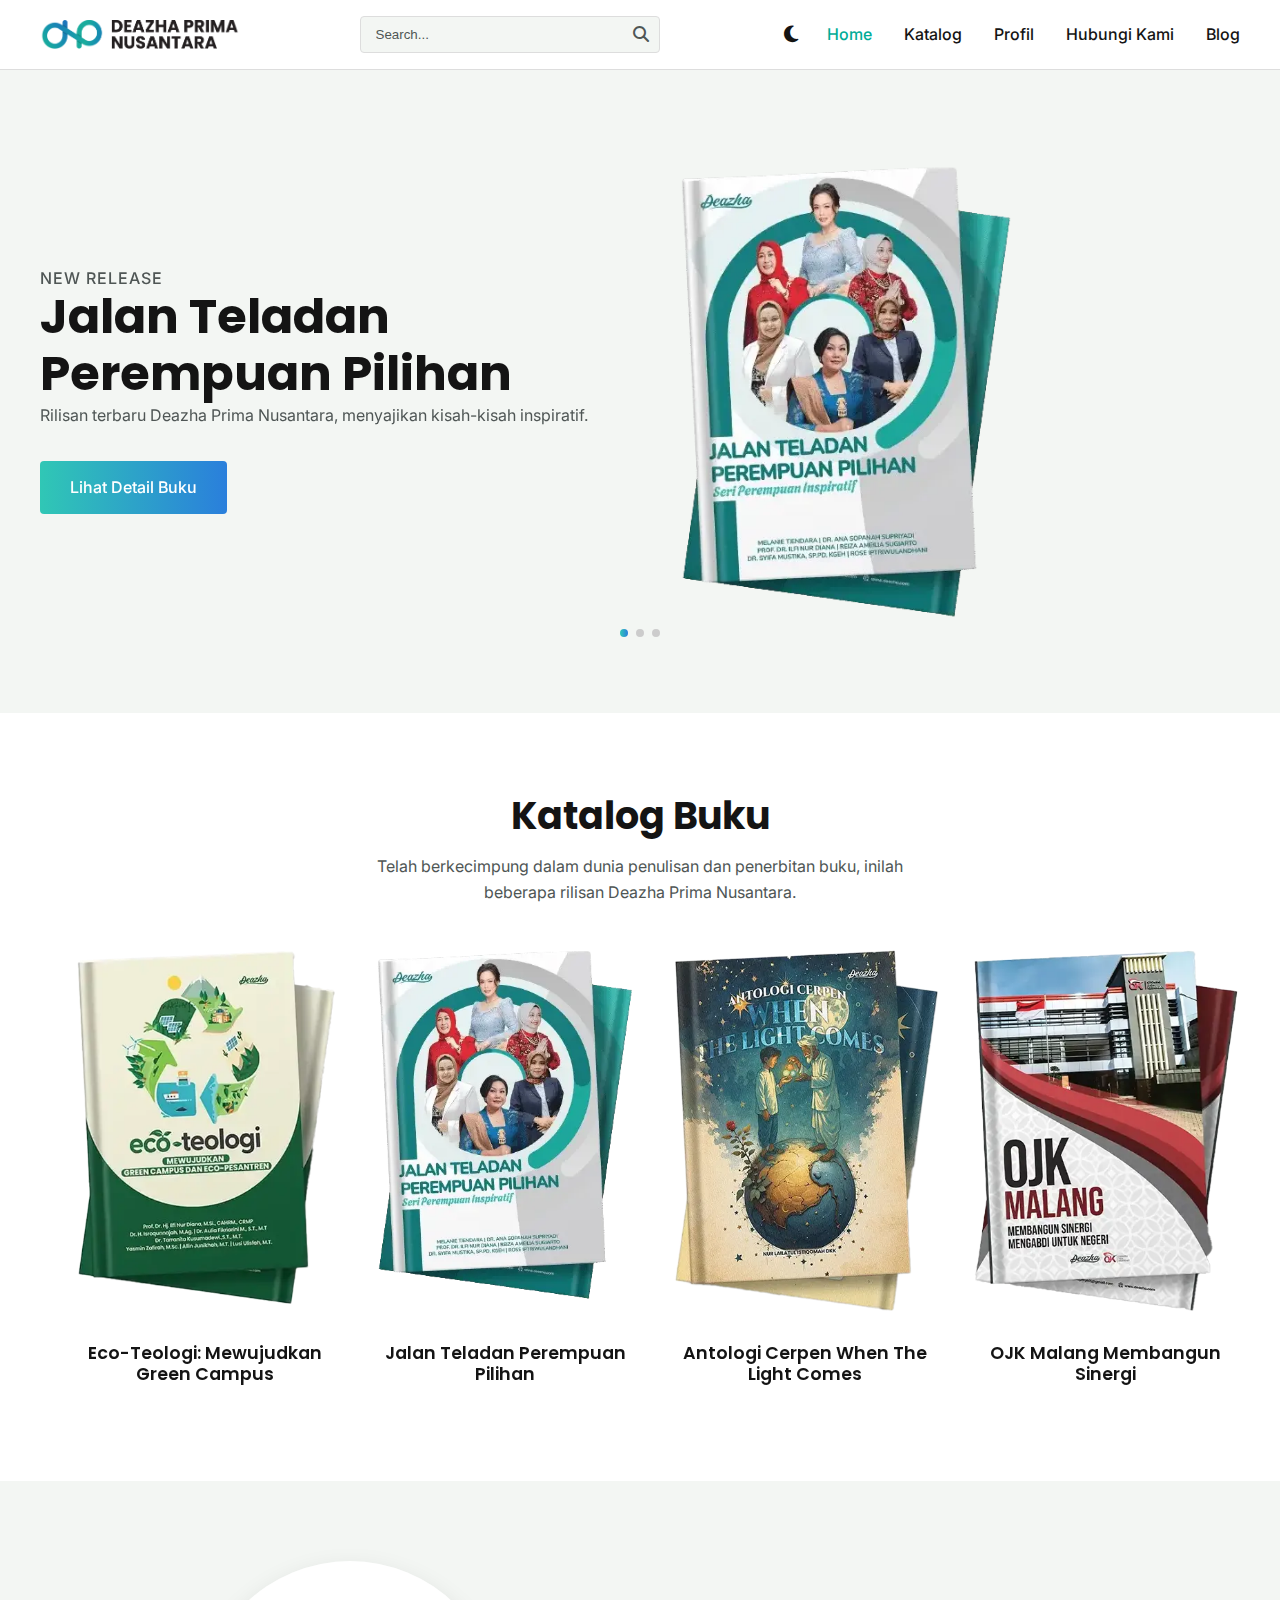
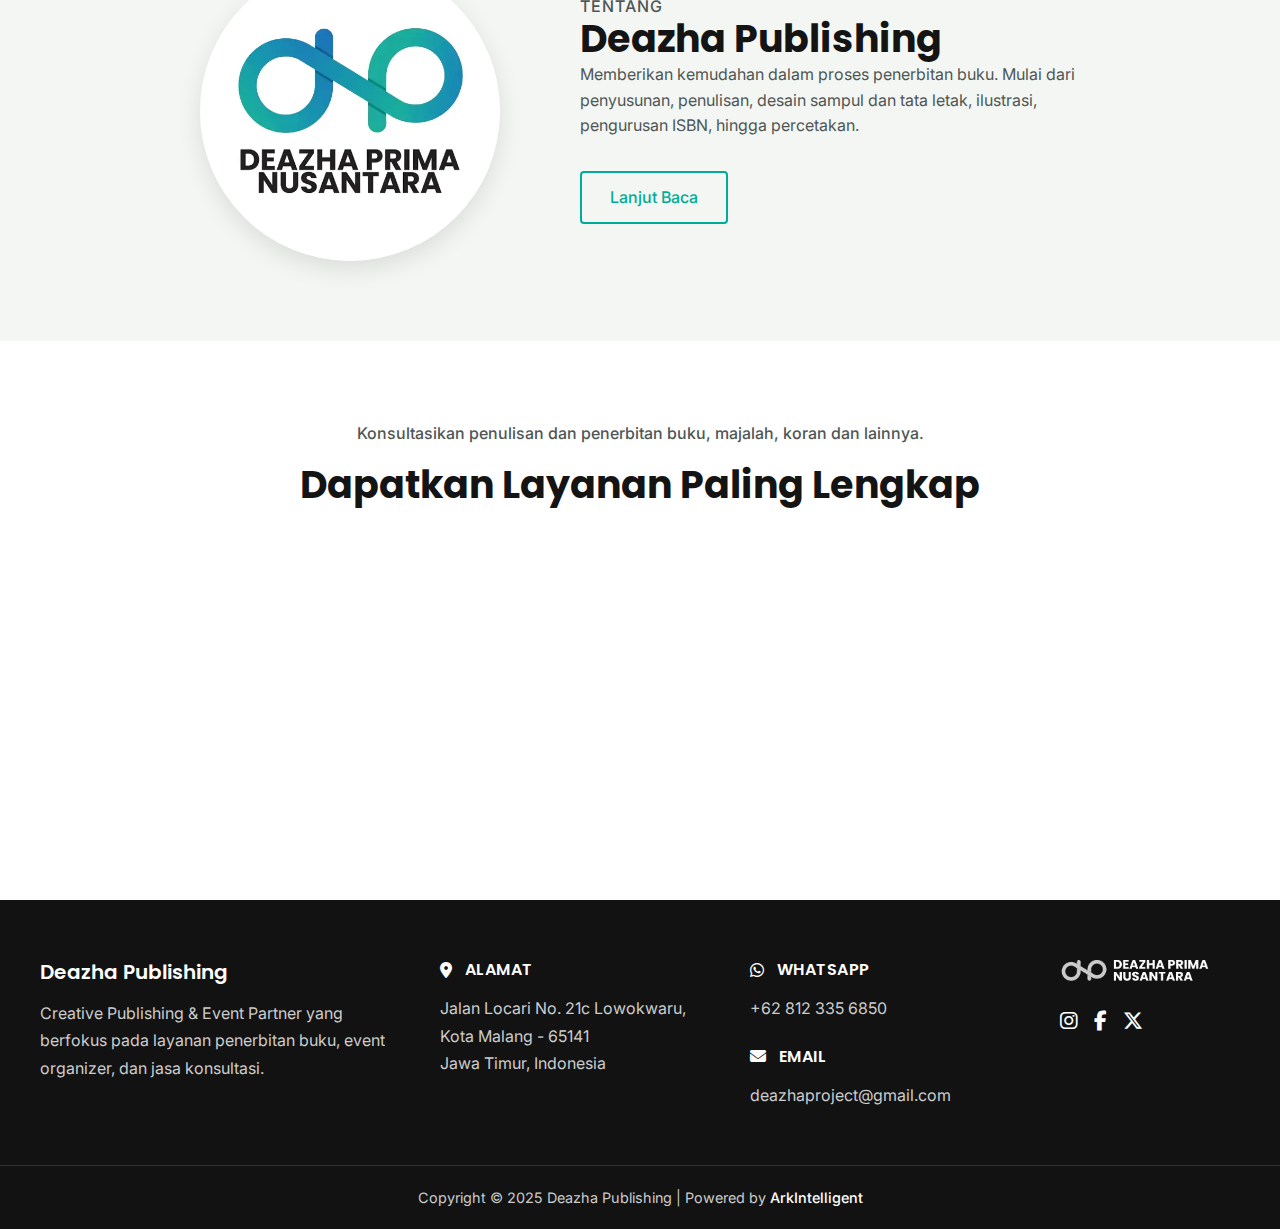
<file: index.html>
<!DOCTYPE html>
<html lang="id">
<head>
    <meta charset="UTF-8">
    <meta name="viewport" content="width=device-width, initial-scale=1.0">
    <title>Deazha Publishing</title> 
    
    <link rel="icon" type="image/png" href="/favicon-96x96.png" sizes="96x96" />
    <link rel="icon" type="image/svg+xml" href="/favicon.svg" />
    <link rel="shortcut icon" href="/favicon.ico" />
    <link rel="apple-touch-icon" sizes="180x180" href="/apple-touch-icon.png" />
    <link rel="manifest" href="/site.webmanifest" />
    
    <link rel="preconnect" href="https://fonts.googleapis.com">
    <link rel="preconnect" href="https://fonts.gstatic.com" crossorigin>
    <link href="https://fonts.googleapis.com/css2?family=Inter:wght@400;500&family=Poppins:wght@600;700&display=swap" rel="stylesheet">
    
    <link rel="stylesheet" href="https://cdnjs.cloudflare.com/ajax/libs/font-awesome/6.5.2/css/all.min.css">
    <link rel="stylesheet" href="https://cdn.jsdelivr.net/npm/swiper@11/swiper-bundle.min.css"/>
    <link rel="stylesheet" href="css/style.css">
    <link rel="stylesheet" href="css/detail-style.css">
</head>
<body>

    <header class="main-header">
        <div class="container header-container">
            <a href="index.html" class="logo">
                <img src="./images/logo-hitam.png" alt="Logo Deazha Publishing" class="logo-light">
                <img src="./images/logo-putih.png" alt="Logo Deazha Publishing" class="logo-dark">
            </a>
            <div class="search-bar">
                <input type="text" placeholder="Search...">
                <button type="submit" aria-label="Search"><i class="fa-solid fa-magnifying-glass"></i></button>
            </div>
            <div class="header-right">
                <button id="theme-switch" aria-label="Toggle Dark Mode">
                    <i class="fa-solid fa-moon"></i>
                </button>
                <nav class="main-nav" id="nav-links">
                    <ul class="nav-links">
                        <li><a href="index.html" class="active">Home</a></li>
                        <li><a href="katalog.html">Katalog</a></li>
                        <li><a href="profil.html">Profil</a></li>
                        <li><a href="kontak.html">Hubungi Kami</a></li>
                        <li><a href="blog.html">Blog</a></li>
                    </ul>
                </nav>
                <button class="mobile-menu-toggle" id="menu-toggle">
                    <i class="fa-solid fa-bars"></i>
                </button>
            </div>
        </div>
    </header>

    <main>
        <section class="hero">
            <div class="swiper hero-slider">
                <div class="swiper-wrapper">
                    <div class="swiper-slide">
                        <div class="container hero-container">
                            <div class="hero-text">
                                <h6>New Release</h6>
                                <h1>Jalan Teladan Perempuan Pilihan</h1>
                                <p>Rilisan terbaru Deazha Prima Nusantara, menyajikan kisah-kisah inspiratif.</p>
                                <a href="detail-jalan-teladan.html" class="btn btn-primary">Lihat Detail Buku</a>
                            </div>
                            <div class="hero-image">
                                <img src="./images/jalan-teladan-perempuan-pilihan.webp" alt="Sampul buku Jalan Teladan Perempuan Pilihan">
                            </div>
                        </div>
                    </div>
                    <div class="swiper-slide">
                        <div class="container hero-container">
                            <div class="hero-text">
                                <h6>Featured Book</h6>
                                <h1>Perempuan Menembus Parlemen</h1>
                                <p>Strategi pemenangan perempuan dalam pemilu legislatif yang komprehensif.</p>
                                <a href="detail-perempuan-parlemen.html" class="btn btn-primary">Lihat Detail Buku</a>
                            </div>
                            <div class="hero-image">
                                <img src="./images/Perempuan-Menembus-Parlemen-scaled.webp" alt="Sampul buku Perempuan Menembus Parlemen">
                            </div>
                        </div>
                    </div>
                    <div class="swiper-slide">
                        <div class="container hero-container">
                            <div class="hero-text">
                                <h6>Featured Book</h6>
                                <h1>Eco-Teologi: Green Campus</h1>
                                <p>Mewujudkan lingkungan hijau dan berkelanjutan dari perspektif teologi.</p>
                                <a href="detail-eco-teologi.html" class="btn btn-primary">Lihat Detail Buku</a>
                            </div>
                            <div class="hero-image">
                                <img src="./images/Eco-Teologi-Mewujudkan-Green-Campus-dan-Eco-Pesantren.webp" alt="Sampul buku Eco-Teologi Mewujudkan Green Campus">
                            </div>
                        </div>
                    </div>
                </div>
                <div class="swiper-pagination"></div>
            </div>
        </section>

        <section class="catalog" id="catalog">
             <div class="container">
                <h2>Katalog Buku</h2>
                <p>Telah berkecimpung dalam dunia penulisan dan penerbitan buku, inilah beberapa rilisan Deazha Prima Nusantara.</p>
                
                <div class="swiper catalog-slider">
                    <div class="swiper-wrapper">
                        <div class="swiper-slide">
                            <div class="book-card">
                                <a href="detail-perempuan-parlemen.html"><img src="./images/Perempuan-Menembus-Parlemen-scaled.webp" alt="Sampul buku Perempuan Menembus Parlemen"></a>
                                <h3><a href="detail-perempuan-parlemen.html">Perempuan Menembus Parlemen</a></h3>
                            </div>
                        </div>
                        <div class="swiper-slide">
                            <div class="book-card">
                                <a href="detail-eco-teologi.html"><img src="./images/Eco-Teologi-Mewujudkan-Green-Campus-dan-Eco-Pesantren.webp" alt="Sampul buku Eco-Teologi"></a>
                                <h3><a href="detail-eco-teologi.html">Eco-Teologi: Mewujudkan Green Campus</a></h3>
                            </div>
                        </div>
                        <div class="swiper-slide">
                            <div class="book-card">
                                <a href="detail-jalan-teladan.html"><img src="./images/jalan-teladan-perempuan-pilihan.webp" alt="Sampul buku Jalan Teladan Perempuan Pilihan"></a>
                                <h3><a href="detail-jalan-teladan.html">Jalan Teladan Perempuan Pilihan</a></h3>
                            </div>
                        </div>
                        <div class="swiper-slide">
                            <div class="book-card">
                                <a href="#"><img src="./images/Antologi-Cerpen-When-The-Light-Comes_Deazha.webp" alt="Sampul buku Antologi Cerpen When The Light Comes"></a>
                                <h3><a href="#">Antologi Cerpen When The Light Comes</a></h3>
                            </div>
                        </div>
                        <div class="swiper-slide">
                            <div class="book-card">
                                <a href="#"><img src="./images/OJK-Malang-Membangun-Sinergi-Mengabdi-untuk-Negeri.webp" alt="Sampul buku OJK Malang Membangun Sinergi"></a>
                                <h3><a href="#">OJK Malang Membangun Sinergi</a></h3>
                            </div>
                        </div>
                    </div>
                </div>
            </div>
        </section>

        <section class="about">
            <div class="container about-container">
                <div class="about-image">
                    <img src="./images/about-deazha.webp" alt="Logo Deazha Publishing">
                </div>
                <div class="about-text">
                    <h6>tentang</h6>
                    <h2>Deazha Publishing</h2>
                    <p>Memberikan kemudahan dalam proses penerbitan buku. Mulai dari penyusunan, penulisan, desain sampul dan tata letak, ilustrasi, pengurusan ISBN, hingga percetakan.</p>
                    <a href="profil.html" class="btn btn-secondary">Lanjut Baca</a>
                </div>
            </div>
        </section>
        
        <section class="services">
             <div class="container">
                <p class="section-subtitle">Konsultasikan penulisan dan penerbitan buku, majalah, koran dan lainnya.</p>
                <h2>Dapatkan Layanan Paling Lengkap</h2>
                <div class="services-grid">
                    <div class="service-item">
                        <div class="service-icon"><i class="fa-solid fa-book-open"></i></div>
                        <div class="service-content">
                            <h4>Penerbitan Buku</h4>
                            <p>Layanan lengkap untuk proses penerbitan buku. Mulai dari desain sampul, tata letak, pengurusan ISBN, sampai percetakan.</p>
                        </div>
                    </div>
                    <div class="service-item">
                        <div class="service-icon"><i class="fa-solid fa-pencil-alt"></i></div>
                        <div class="service-content">
                            <h4>Penulisan Buku</h4>
                            <p>Cocok bagi Anda yang ingin menerbitkan buku namun tidak memiliki waktu untuk menulis materi buku sendiri.</p>
                        </div>
                    </div>
                    <div class="service-item">
                        <div class="service-icon"><i class="fa-solid fa-newspaper"></i></div>
                        <div class="service-content">
                            <h4>Majalah & Koran</h4>
                            <p>Sekolah, instansi, ataupun perusahaan yang ingin menerbitkan koran atau majalah sebagai media promosi.</p>
                        </div>
                    </div>
                    <div class="service-item">
                        <div class="service-icon"><i class="fa-solid fa-bullhorn"></i></div>
                        <div class="service-content">
                            <h4>Promo & Resensi</h4>
                            <p>Berkolaborasi dengan Event Planner/Organizer Deazha, untuk membantu agar buku Anda lebih dikenal masyarakat.</p>
                        </div>
                    </div>
                </div>
            </div>
        </section>
    </main>

    <footer class="main-footer">
       <div class="container">
            <div class="footer-grid">
                <div class="footer-col">
                    <h4>Deazha Publishing</h4>
                    <p>Creative Publishing & Event Partner yang berfokus pada layanan penerbitan buku, event organizer, dan jasa konsultasi.</p>
                </div>
                <div class="footer-col">
                    <h5><i class="fa-solid fa-location-dot"></i> Alamat</h5>
                    <address>
                        Jalan Locari No. 21c Lowokwaru,<br>
                        Kota Malang - 65141<br>
                        Jawa Timur, Indonesia
                    </address>
                </div>
                <div class="footer-col">
                    <h5><i class="fa-brands fa-whatsapp"></i> Whatsapp</h5>
                    <p><a href="https://wa.me/628123356850" target="_blank">+62 812 335 6850</a></p>
                    <h5 class="contact-spacing"><i class="fa-solid fa-envelope"></i> Email</h5>
                    <p><a href="mailto:deazhaproject@gmail.com">deazhaproject@gmail.com</a></p>
                </div>
                <div class="footer-col">
                    <img src="./images/logo-putih.png" alt="Logo Deazha Publishing" class="footer-logo-main">
                    <div class="footer-social">
                        <a href="#" aria-label="Instagram"><i class="fab fa-instagram"></i></a>
                        <a href="#" aria-label="Facebook"><i class="fab fa-facebook-f"></i></a>
                        <a href="#" aria-label="X"><i class="fa-brands fa-x-twitter"></i></a>
                    </div>
                </div>
            </div>
       </div>
       <div class="footer-copyright">
            <p>Copyright © 2025 Deazha Publishing | Powered by <a href="https://github.com/fusionprojectid" target="_blank">ArkIntelligent</a></p>
        </div>
    </footer>
    
    <script src="https://cdn.jsdelivr.net/npm/swiper@11/swiper-bundle.min.js"></script>
    <script src="js/script.js"></script>
</body>
</html>
</file>
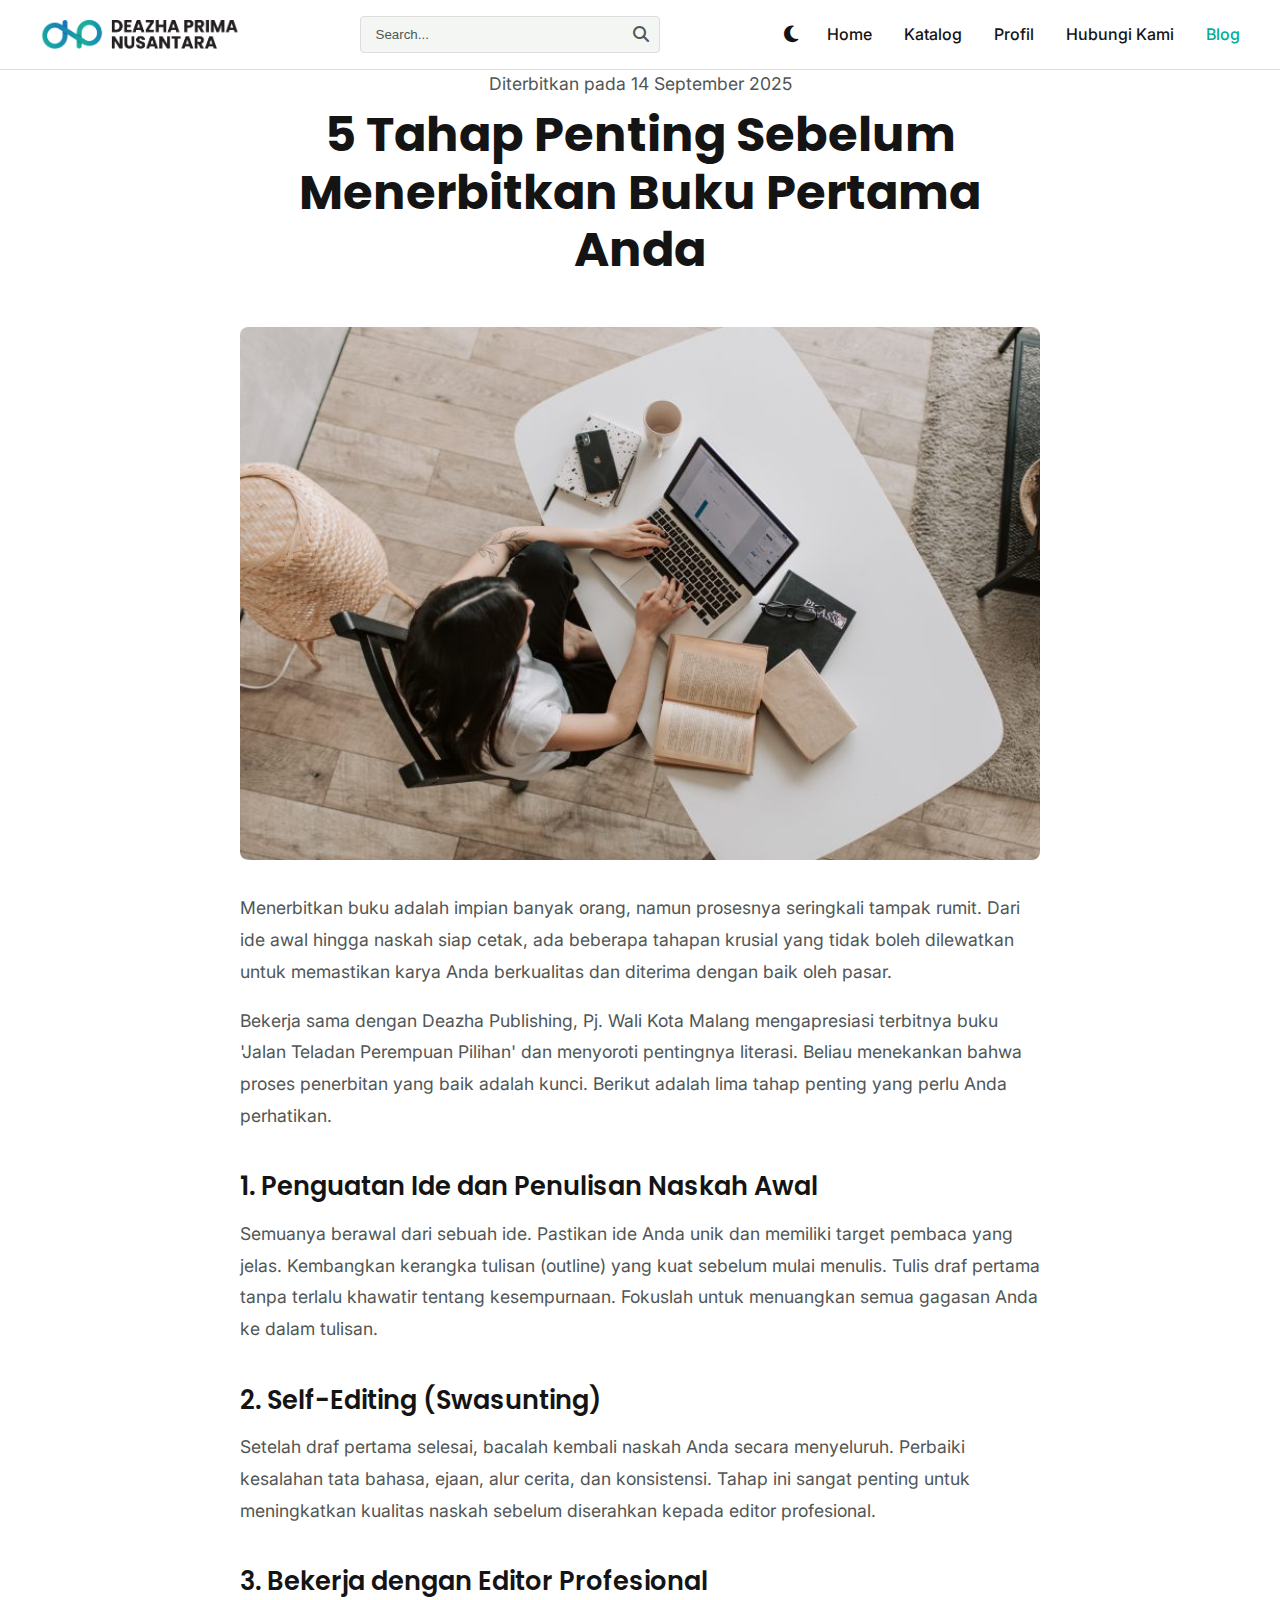
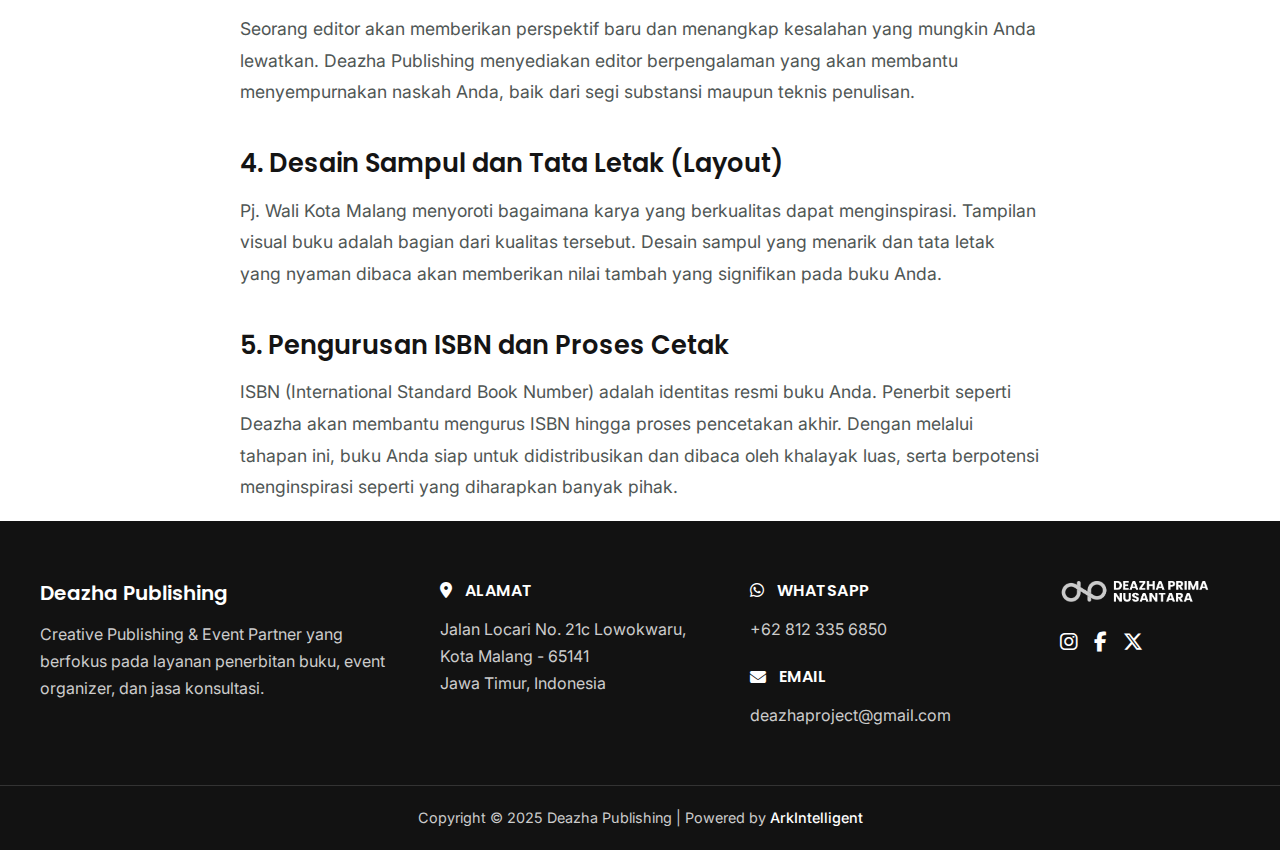
<file: 5-tahap-penting-sebelum-menerbitkan-buku-pertama-anda.html>
<!DOCTYPE html>
<html lang="id">
<head>
    <meta charset="UTF-8">
    <meta name="viewport" content="width=device-width, initial-scale=1.0">
    <title>Deazha Publishing</title> 
    
    <link rel="icon" type="image/png" href="/favicon-96x96.png" sizes="96x96" />
    <link rel="icon" type="image/svg+xml" href="/favicon.svg" />
    <link rel="shortcut icon" href="/favicon.ico" />
    <link rel="apple-touch-icon" sizes="180x180" href="/apple-touch-icon.png" />
    <link rel="manifest" href="/site.webmanifest" />
    
    <link rel="preconnect" href="https://fonts.googleapis.com">
    <link rel="preconnect" href="https://fonts.gstatic.com" crossorigin>
    <link href="https://fonts.googleapis.com/css2?family=Inter:wght@400;500&family=Poppins:wght@600;700&display=swap" rel="stylesheet">
    
    <link rel="stylesheet" href="https://cdnjs.cloudflare.com/ajax/libs/font-awesome/6.5.2/css/all.min.css">
    <link rel="stylesheet" href="https://cdn.jsdelivr.net/npm/swiper@11/swiper-bundle.min.css"/>
    <link rel="stylesheet" href="css/style.css">
    <link rel="stylesheet" href="css/detail-style.css">
</head>
<body>
    </body>
</html>
<body>

    <header class="main-header">
        <div class="container header-container">
            <a href="index.html" class="logo">
                <img src="./images/logo-hitam.png" alt="Logo Deazha Publishing" class="logo-light">
                <img src="./images/logo-putih.png" alt="Logo Deazha Publishing" class="logo-dark">
            </a>
            <div class="search-bar">
                <input type="text" placeholder="Search...">
                <button type="submit" aria-label="Search"><i class="fa-solid fa-magnifying-glass"></i></button>
            </div>
            <div class="header-right">
                <button id="theme-switch" aria-label="Toggle Dark Mode">
                    <i class="fa-solid fa-moon"></i>
                </button>
                <nav class="main-nav" id="nav-links">
                    <ul class="nav-links">
                        <li><a href="index.html">Home</a></li>
                        <li><a href="katalog.html">Katalog</a></li>
                        <li><a href="profil.html">Profil</a></li>
                        <li><a href="kontak.html">Hubungi Kami</a></li>
                        <li><a href="blog.html" class="active">Blog</a></li>
                    </ul>
                </nav>
                <button class="mobile-menu-toggle" id="menu-toggle">
                    <i class="fa-solid fa-bars"></i>
                </button>
            </div>
        </div>
    </header>

    <main class="detail-page">
        <div class="container">
            <article class="blog-post-full">
                <header class="page-header">
                    <p class="post-meta">Diterbitkan pada 14 September 2025</p>
                    <h1>5 Tahap Penting Sebelum Menerbitkan Buku Pertama Anda</h1>
                </header>

                <div class="post-full-image">
                    <img src="./images/5-Tahap-Penting Sebelum-Menerbitkan Buku-Pertama-Anda.jpg" alt="Gambar artikel unggulan tentang proses menulis buku">
                </div>

                <div class="post-full-content">
                    <p>Menerbitkan buku adalah impian banyak orang, namun prosesnya seringkali tampak rumit. Dari ide awal hingga naskah siap cetak, ada beberapa tahapan krusial yang tidak boleh dilewatkan untuk memastikan karya Anda berkualitas dan diterima dengan baik oleh pasar.</p>
                    <p>Bekerja sama dengan Deazha Publishing, Pj. Wali Kota Malang mengapresiasi terbitnya buku 'Jalan Teladan Perempuan Pilihan' dan menyoroti pentingnya literasi. Beliau menekankan bahwa proses penerbitan yang baik adalah kunci. Berikut adalah lima tahap penting yang perlu Anda perhatikan.</p>
                    
                    <h3>1. Penguatan Ide dan Penulisan Naskah Awal</h3>
                    <p>Semuanya berawal dari sebuah ide. Pastikan ide Anda unik dan memiliki target pembaca yang jelas. Kembangkan kerangka tulisan (outline) yang kuat sebelum mulai menulis. Tulis draf pertama tanpa terlalu khawatir tentang kesempurnaan. Fokuslah untuk menuangkan semua gagasan Anda ke dalam tulisan.</p>

                    <h3>2. Self-Editing (Swasunting)</h3>
                    <p>Setelah draf pertama selesai, bacalah kembali naskah Anda secara menyeluruh. Perbaiki kesalahan tata bahasa, ejaan, alur cerita, dan konsistensi. Tahap ini sangat penting untuk meningkatkan kualitas naskah sebelum diserahkan kepada editor profesional.</p>

                    <h3>3. Bekerja dengan Editor Profesional</h3>
                    <p>Seorang editor akan memberikan perspektif baru dan menangkap kesalahan yang mungkin Anda lewatkan. Deazha Publishing menyediakan editor berpengalaman yang akan membantu menyempurnakan naskah Anda, baik dari segi substansi maupun teknis penulisan.</p>

                    <h3>4. Desain Sampul dan Tata Letak (Layout)</h3>
                    <p>Pj. Wali Kota Malang menyoroti bagaimana karya yang berkualitas dapat menginspirasi. Tampilan visual buku adalah bagian dari kualitas tersebut. Desain sampul yang menarik dan tata letak yang nyaman dibaca akan memberikan nilai tambah yang signifikan pada buku Anda.</p>

                    <h3>5. Pengurusan ISBN dan Proses Cetak</h3>
                    <p>ISBN (International Standard Book Number) adalah identitas resmi buku Anda. Penerbit seperti Deazha akan membantu mengurus ISBN hingga proses pencetakan akhir. Dengan melalui tahapan ini, buku Anda siap untuk didistribusikan dan dibaca oleh khalayak luas, serta berpotensi menginspirasi seperti yang diharapkan banyak pihak.</p>
                </div>
            </article>
        </div>
    </main>

    <footer class="main-footer">
       <div class="container">
            <div class="footer-grid">
                <div class="footer-col">
                    <h4>Deazha Publishing</h4>
                    <p>Creative Publishing & Event Partner yang berfokus pada layanan penerbitan buku, event organizer, dan jasa konsultasi.</p>
                </div>

                <div class="footer-col">
                    <h5><i class="fa-solid fa-location-dot"></i> Alamat</h5>
                    <address>
                        Jalan Locari No. 21c Lowokwaru,<br>
                        Kota Malang - 65141<br>
                        Jawa Timur, Indonesia
                    </address>
                </div>

                <div class="footer-col">
                    <h5><i class="fa-brands fa-whatsapp"></i> Whatsapp</h5>
                    <p><a href="https://wa.me/628123356850" target="_blank">+62 812 335 6850</a></p>
                    
                    <h5 class="contact-spacing"><i class="fa-solid fa-envelope"></i> Email</h5>
                    <p><a href="mailto:deazhaproject@gmail.com">deazhaproject@gmail.com</a></p>
                </div>

                <div class="footer-col">
                    <img src="./images/logo-putih.png" alt="Logo Deazha Publishing" class="footer-logo-main">
                    <div class="footer-social">
                        <a href="#" aria-label="Instagram"><i class="fab fa-instagram"></i></a>
                        <a href="#" aria-label="Facebook"><i class="fab fa-facebook-f"></i></a>
                        <a href="#" aria-label="X"><i class="fa-brands fa-x-twitter"></i></a>
                    </div>
                </div>
            </div>
       </div>
       <div class="footer-copyright">
            <p>Copyright © 2025 Deazha Publishing | Powered by <a href="https://github.com/fusionprojectid" target="_blank">ArkIntelligent</a></p>
        </div>
    </footer>
    
    <script src="https://cdn.jsdelivr.net/npm/swiper@11/swiper-bundle.min.js"></script>
    <script src="js/script.js"></script>
</body>
</html>
</file>
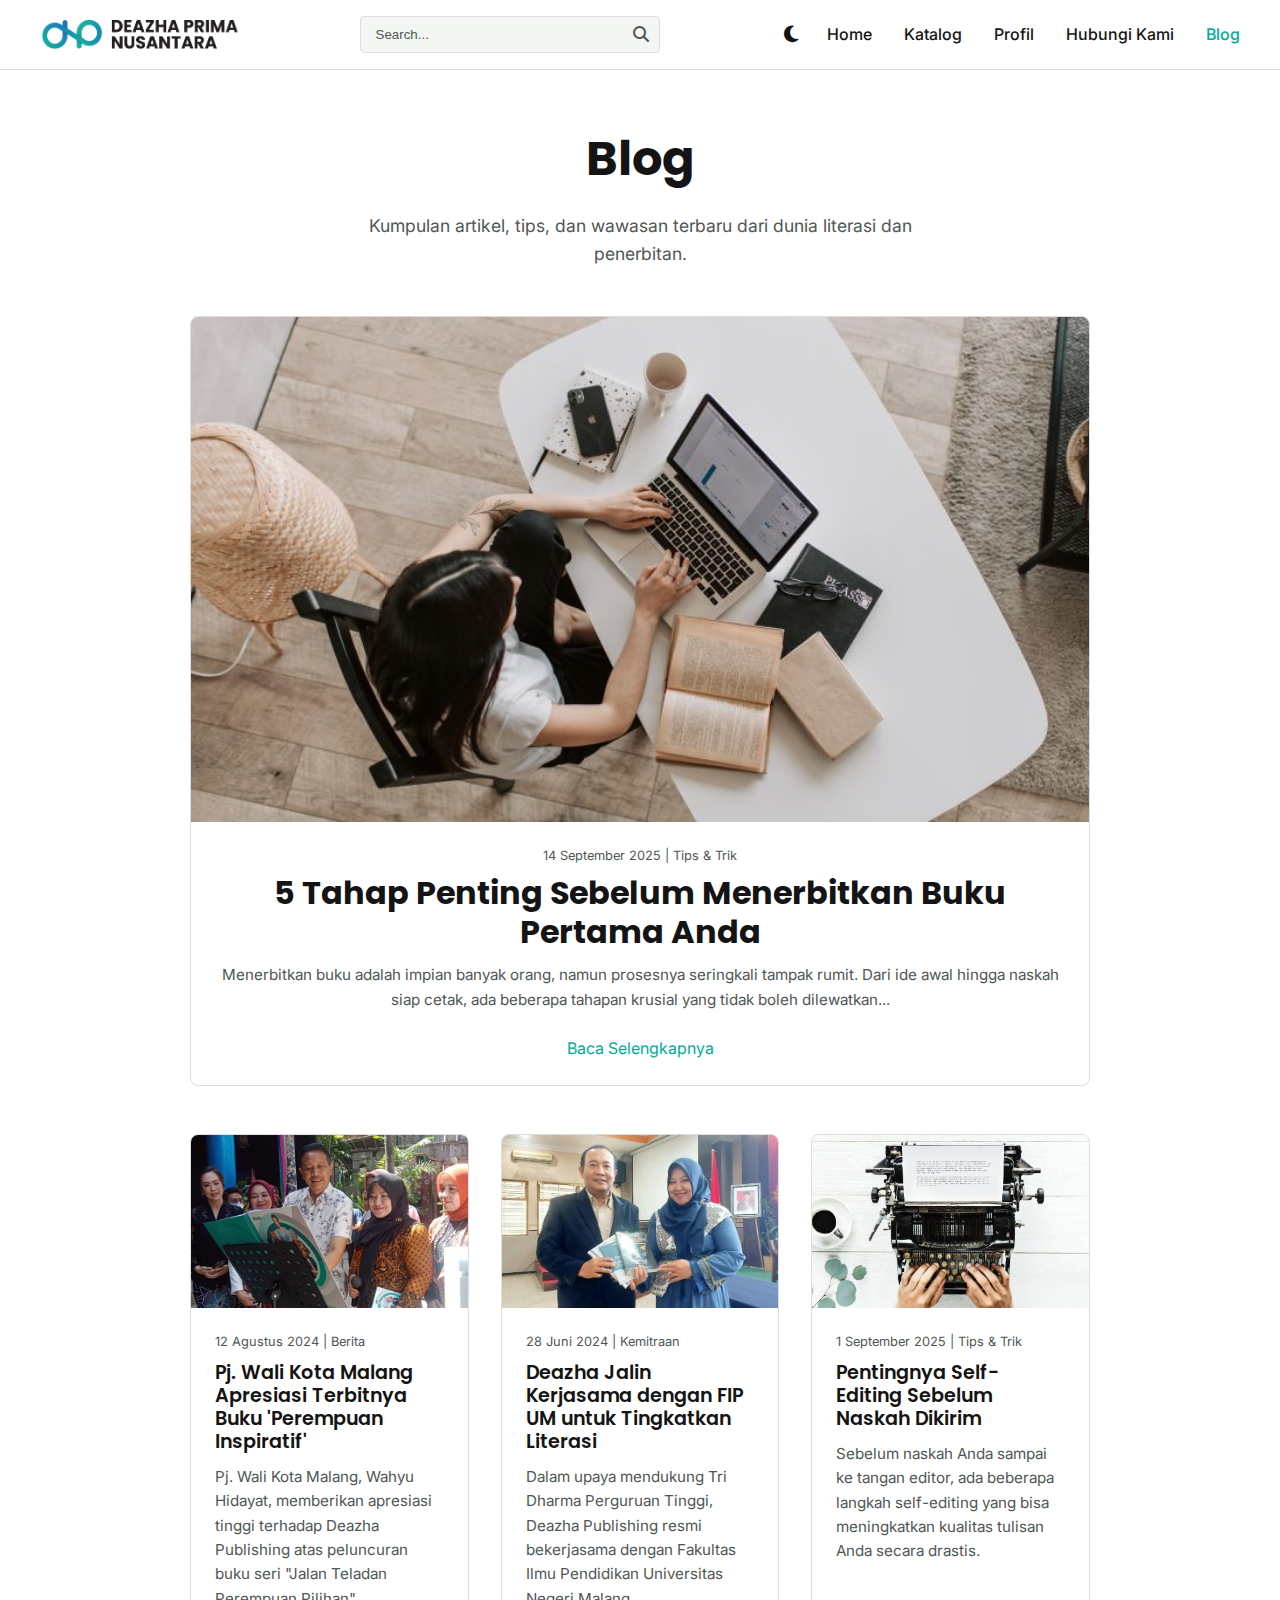
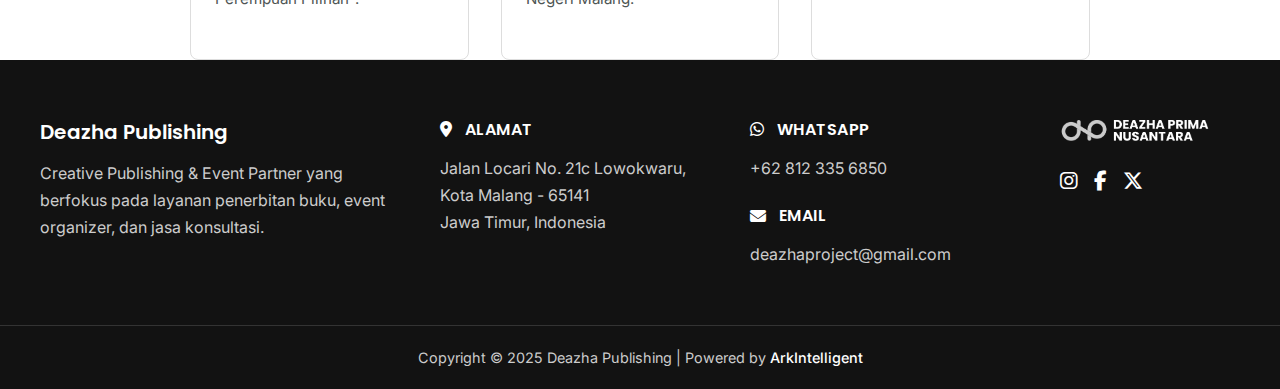
<file: blog.html>
<!DOCTYPE html>
<html lang="id">
<head>
    <meta charset="UTF-8">
    <meta name="viewport" content="width=device-width, initial-scale=1.0">
    <title>Deazha Publishing</title> 
    
    <link rel="icon" type="image/png" href="/favicon-96x96.png" sizes="96x96" />
    <link rel="icon" type="image/svg+xml" href="/favicon.svg" />
    <link rel="shortcut icon" href="/favicon.ico" />
    <link rel="apple-touch-icon" sizes="180x180" href="/apple-touch-icon.png" />
    <link rel="manifest" href="/site.webmanifest" />
    
    <link rel="preconnect" href="https://fonts.googleapis.com">
    <link rel="preconnect" href="https://fonts.gstatic.com" crossorigin>
    <link href="https://fonts.googleapis.com/css2?family=Inter:wght@400;500&family=Poppins:wght@600;700&display=swap" rel="stylesheet">
    
    <link rel="stylesheet" href="https://cdnjs.cloudflare.com/ajax/libs/font-awesome/6.5.2/css/all.min.css">
    <link rel="stylesheet" href="https://cdn.jsdelivr.net/npm/swiper@11/swiper-bundle.min.css"/>
    <link rel="stylesheet" href="css/style.css">
    <link rel="stylesheet" href="css/detail-style.css">
</head>
<body>
    </body>
</html>
<body>

    <header class="main-header">
        <div class="container header-container">
            <a href="index.html" class="logo">
                <img src="./images/logo-hitam.png" alt="Logo Deazha Publishing" class="logo-light">
                <img src="./images/logo-putih.png" alt="Logo Deazha Publishing" class="logo-dark">
            </a>
            <div class="search-bar">
                <input type="text" placeholder="Search...">
                <button type="submit" aria-label="Search"><i class="fa-solid fa-magnifying-glass"></i></button>
            </div>
            <div class="header-right">
                <button id="theme-switch" aria-label="Toggle Dark Mode">
                    <i class="fa-solid fa-moon"></i>
                </button>
                <nav class="main-nav" id="nav-links">
                    <ul class="nav-links">
                        <li><a href="index.html">Home</a></li>
                        <li><a href="katalog.html">Katalog</a></li>
                        <li><a href="profil.html">Profil</a></li>
                        <li><a href="kontak.html">Hubungi Kami</a></li>
                        <li><a href="blog.html" class="active">Blog</a></li>
                    </ul>
                </nav>
                <button class="mobile-menu-toggle" id="menu-toggle">
                    <i class="fa-solid fa-bars"></i>
                </button>
            </div>
        </div>
    </header>

    <main class="detail-page">
        <div class="container">
            <div class="page-header">
                <h1>Blog</h1>
                <p>Kumpulan artikel, tips, dan wawasan terbaru dari dunia literasi dan penerbitan.</p>
            </div>

            <div class="blog-layout">
                <article class="post-card featured">
                    <a href="detail-artikel.html" class="post-card-image-link">
                        <img src="./images/5-Tahap-Penting Sebelum-Menerbitkan Buku-Pertama-Anda.jpg" alt="Gambar artikel unggulan tentang proses menulis buku">
                    </a>
                    <div class="post-card-content">
                        <span class="post-card-date">14 September 2025 | Tips & Trik</span>
                        <h2 class="post-card-title"><a href="5-tahap-penting-sebelum-menerbitkan-buku-pertama-anda.html">5 Tahap Penting Sebelum Menerbitkan Buku Pertama Anda</a></h2>
                        <p class="post-card-excerpt">Menerbitkan buku adalah impian banyak orang, namun prosesnya seringkali tampak rumit. Dari ide awal hingga naskah siap cetak, ada beberapa tahapan krusial yang tidak boleh dilewatkan...</p>
                        <a href="detail-artikel.html" class="btn-secondary">Baca Selengkapnya</a>
                    </div>
                </article>

                <div class="post-grid">
                    <article class="post-card">
                        <a href="#" class="post-card-image-link">
                            <img src="./images/Wahyu-Hidayat-2.jpg" alt="Buku Jalan Teladan Perempuan Pilihan">
                        </a>
                        <div class="post-card-content">
                            <span class="post-card-date">12 Agustus 2024 | Berita</span>
                            <h3 class="post-card-title"><a href="#">Pj. Wali Kota Malang Apresiasi Terbitnya Buku 'Perempuan Inspiratif'</a></h3>
                            <p class="post-card-excerpt">Pj. Wali Kota Malang, Wahyu Hidayat, memberikan apresiasi tinggi terhadap Deazha Publishing atas peluncuran buku seri "Jalan Teladan Perempuan Pilihan".</p>
                        </div>
                    </article>

                    <article class="post-card">
                        <a href="#" class="post-card-image-link">
                            <img src="./images/buku-FIP-UM.jpg" alt="Penandatanganan kerjasama">
                        </a>
                        <div class="post-card-content">
                            <span class="post-card-date">28 Juni 2024 | Kemitraan</span>
                            <h3 class="post-card-title"><a href="#">Deazha Jalin Kerjasama dengan FIP UM untuk Tingkatkan Literasi</a></h3>
                            <p class="post-card-excerpt">Dalam upaya mendukung Tri Dharma Perguruan Tinggi, Deazha Publishing resmi bekerjasama dengan Fakultas Ilmu Pendidikan Universitas Negeri Malang.</p>
                        </div>
                    </article>

                    <article class="post-card">
                        <a href="#" class="post-card-image-link">
                            <img src="./images/about-typewriter.webp" alt="Seseorang sedang melakukan proses editing naskah di laptop">
                        </a>
                        <div class="post-card-content">
                            <span class="post-card-date">1 September 2025 | Tips & Trik</span>
                            <h3 class="post-card-title"><a href="#">Pentingnya Self-Editing Sebelum Naskah Dikirim</a></h3>
                            <p class="post-card-excerpt">Sebelum naskah Anda sampai ke tangan editor, ada beberapa langkah self-editing yang bisa meningkatkan kualitas tulisan Anda secara drastis.</p>
                        </div>
                    </article>
                </div>
            </div>
        </div>
    </main>

    <footer class="main-footer">
       <div class="container">
            <div class="footer-grid">
                <div class="footer-col">
                    <h4>Deazha Publishing</h4>
                    <p>Creative Publishing & Event Partner yang berfokus pada layanan penerbitan buku, event organizer, dan jasa konsultasi.</p>
                </div>

                <div class="footer-col">
                    <h5><i class="fa-solid fa-location-dot"></i> Alamat</h5>
                    <address>
                        Jalan Locari No. 21c Lowokwaru,<br>
                        Kota Malang - 65141<br>
                        Jawa Timur, Indonesia
                    </address>
                </div>

                <div class="footer-col">
                    <h5><i class="fa-brands fa-whatsapp"></i> Whatsapp</h5>
                    <p><a href="https://wa.me/628123356850" target="_blank">+62 812 335 6850</a></p>
                    
                    <h5 class="contact-spacing"><i class="fa-solid fa-envelope"></i> Email</h5>
                    <p><a href="mailto:deazhaproject@gmail.com">deazhaproject@gmail.com</a></p>
                </div>

                <div class="footer-col">
                    <img src="./images/logo-putih.png" alt="Logo Deazha Publishing" class="footer-logo-main">
                    <div class="footer-social">
                        <a href="#" aria-label="Instagram"><i class="fab fa-instagram"></i></a>
                        <a href="#" aria-label="Facebook"><i class="fab fa-facebook-f"></i></a>
                        <a href="#" aria-label="X"><i class="fa-brands fa-x-twitter"></i></a>
                    </div>
                </div>
            </div>
       </div>
       <div class="footer-copyright">
            <p>Copyright © 2025 Deazha Publishing | Powered by <a href="https://github.com/fusionprojectid" target="_blank">ArkIntelligent</a></p>
        </div>
    </footer>
    
    <script src="https://cdn.jsdelivr.net/npm/swiper@11/swiper-bundle.min.js"></script>
    <script src="js/script.js"></script>
</body>
</html>
</file>
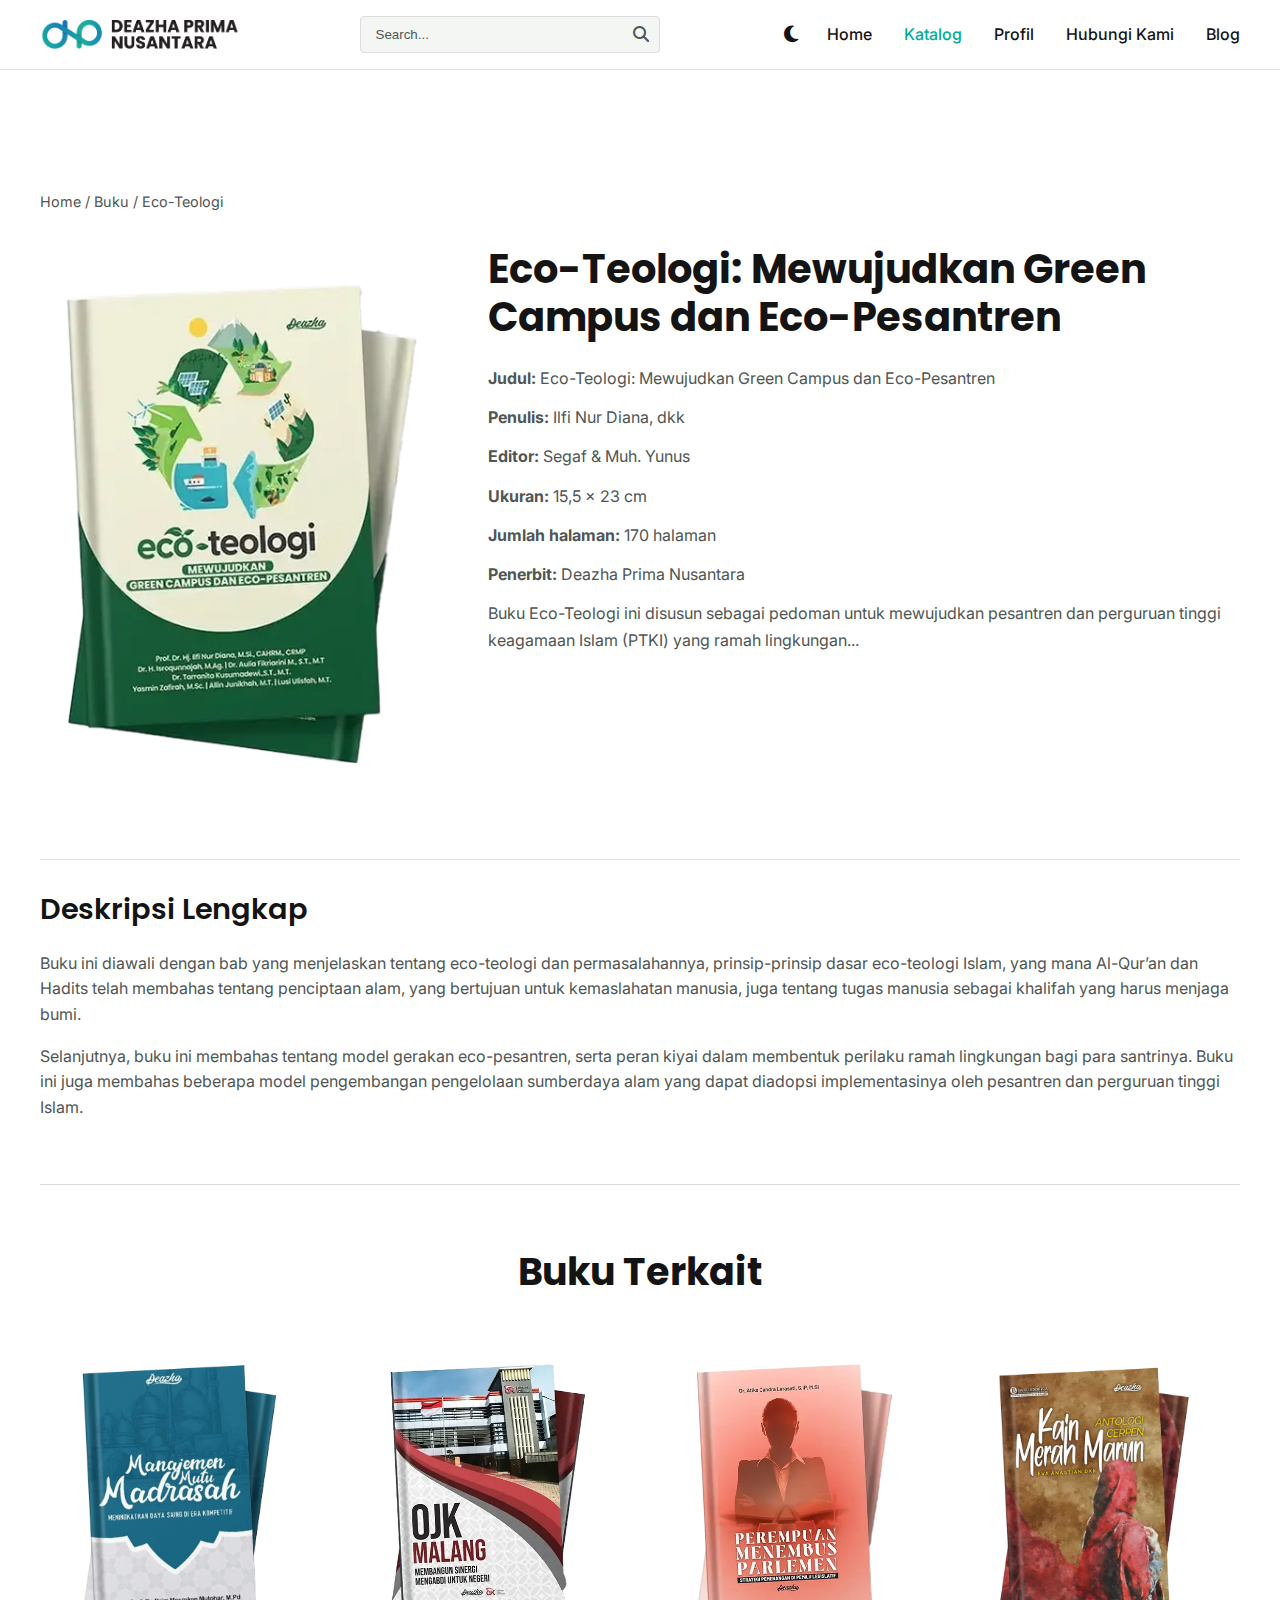
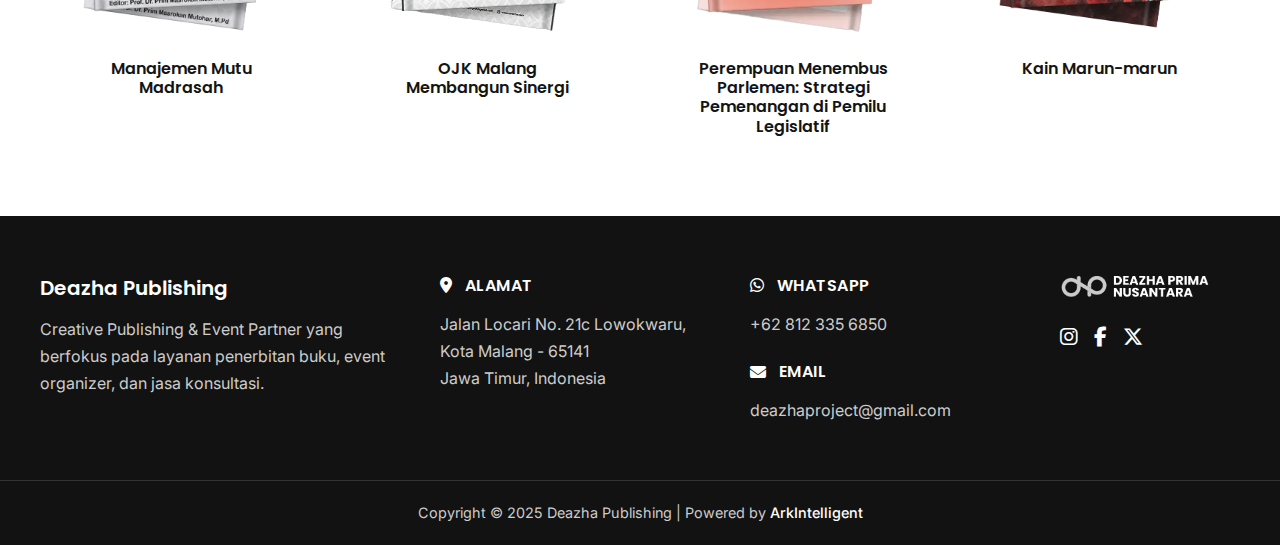
<file: detail-eco-teologi.html>
<!DOCTYPE html>
<html lang="id">
<head>
    <meta charset="UTF-8">
    <meta name="viewport" content="width=device-width, initial-scale=1.0">
    <title>Deazha Publishing</title> 
    
    <link rel="icon" type="image/png" href="/favicon-96x96.png" sizes="96x96" />
    <link rel="icon" type="image/svg+xml" href="/favicon.svg" />
    <link rel="shortcut icon" href="/favicon.ico" />
    <link rel="apple-touch-icon" sizes="180x180" href="/apple-touch-icon.png" />
    <link rel="manifest" href="/site.webmanifest" />
    
    <link rel="preconnect" href="https://fonts.googleapis.com">
    <link rel="preconnect" href="https://fonts.gstatic.com" crossorigin>
    <link href="https://fonts.googleapis.com/css2?family=Inter:wght@400;500&family=Poppins:wght@600;700&display=swap" rel="stylesheet">
    
    <link rel="stylesheet" href="https://cdnjs.cloudflare.com/ajax/libs/font-awesome/6.5.2/css/all.min.css">
    <link rel="stylesheet" href="https://cdn.jsdelivr.net/npm/swiper@11/swiper-bundle.min.css"/>
    <link rel="stylesheet" href="css/style.css">
    <link rel="stylesheet" href="css/detail-style.css">
</head>
<body>
    </body>
</html>
<body>

    <header class="main-header">
        <div class="container header-container">
            <a href="index.html" class="logo">
                <img src="./images/logo-hitam.png" alt="Logo Deazha Publishing" class="logo-light">
                <img src="./images/logo-putih.png" alt="Logo Deazha Publishing" class="logo-dark">
            </a>
            <div class="search-bar">
                <input type="text" placeholder="Search...">
                <button type="submit" aria-label="Search"><i class="fa-solid fa-magnifying-glass"></i></button>
            </div>
            <div class="header-right">
                <button id="theme-switch" aria-label="Toggle Dark Mode">
                    <i class="fa-solid fa-moon"></i>
                </button>
                <nav class="main-nav" id="nav-links">
                    <ul class="nav-links">
                        <li><a href="index.html">Home</a></li>
                        <li><a href="katalog.html" class="active">Katalog</a></li>
                        <li><a href="profil.html">Profil</a></li>
                        <li><a href="kontak.html">Hubungi Kami</a></li>
                        <li><a href="blog.html">Blog</a></li>
                    </ul>
                </nav>
                <button class="mobile-menu-toggle" id="menu-toggle">
                    <i class="fa-solid fa-bars"></i>
                </button>
            </div>
        </div>
    </header>

    <main class="detail-page">
        <div class="container">
            <div class="breadcrumb">
                <a href="index.html">Home</a> / <a href="katalog.html">Buku</a> / Eco-Teologi
            </div>

            <div class="product-layout">
                <div class="product-image">
                    <img src="./images/Eco-Teologi-Mewujudkan-Green-Campus-dan-Eco-Pesantren.webp" alt="Sampul buku Eco-Teologi Mewujudkan Green Campus">
                </div>
                <div class="product-summary">
                    <h1 class="product-title">Eco-Teologi: Mewujudkan Green Campus dan Eco-Pesantren</h1>
                    <div class="product-description">
                        <p><strong>Judul:</strong> Eco-Teologi: Mewujudkan Green Campus dan Eco-Pesantren</p>
                        <p><strong>Penulis:</strong> Ilfi Nur Diana, dkk</p>
                        <p><strong>Editor:</strong> Segaf & Muh. Yunus</p>
                        <p><strong>Ukuran:</strong> 15,5 x 23 cm</p>
                        <p><strong>Jumlah halaman:</strong> 170 halaman</p>
                        <p><strong>Penerbit:</strong> Deazha Prima Nusantara</p>
                        <p>Buku Eco-Teologi ini disusun sebagai pedoman untuk mewujudkan pesantren dan perguruan tinggi keagamaan Islam (PTKI) yang ramah lingkungan...</p>
                    </div>
                </div>
            </div>

            <div class="product-tabs">
                <h3>Deskripsi Lengkap</h3>
                <p>Buku ini diawali dengan bab yang menjelaskan tentang eco-teologi dan permasalahannya, prinsip-prinsip dasar eco-teologi Islam, yang mana Al-Qur’an dan Hadits telah membahas tentang penciptaan alam, yang bertujuan untuk kemaslahatan manusia, juga tentang tugas manusia sebagai khalifah yang harus menjaga bumi.</p>
                <p>Selanjutnya, buku ini membahas tentang model gerakan eco-pesantren, serta peran kiyai dalam membentuk perilaku ramah lingkungan bagi para santrinya. Buku ini juga membahas beberapa model pengembangan pengelolaan sumberdaya alam yang dapat diadopsi implementasinya oleh pesantren dan perguruan tinggi Islam.</p>
            </div>

            <section class="related-products">
                <h2>Buku Terkait</h2>
                <div class="book-grid" id="related-books-grid">
                    </div>
            </section>
        </div>
    </main>

    <footer class="main-footer">
       <div class="container">
            <div class="footer-grid">
                <div class="footer-col">
                    <h4>Deazha Publishing</h4>
                    <p>Creative Publishing & Event Partner yang berfokus pada layanan penerbitan buku, event organizer, dan jasa konsultasi.</p>
                </div>

                <div class="footer-col">
                    <h5><i class="fa-solid fa-location-dot"></i> Alamat</h5>
                    <address>
                        Jalan Locari No. 21c Lowokwaru,<br>
                        Kota Malang - 65141<br>
                        Jawa Timur, Indonesia
                    </address>
                </div>

                <div class="footer-col">
                    <h5><i class="fa-brands fa-whatsapp"></i> Whatsapp</h5>
                    <p><a href="https://wa.me/628123356850" target="_blank">+62 812 335 6850</a></p>
                    
                    <h5 class="contact-spacing"><i class="fa-solid fa-envelope"></i> Email</h5>
                    <p><a href="mailto:deazhaproject@gmail.com">deazhaproject@gmail.com</a></p>
                </div>

                <div class="footer-col">
                    <img src="./images/logo-putih.png" alt="Logo Deazha Publishing" class="footer-logo-main">
                    <div class="footer-social">
                        <a href="#" aria-label="Instagram"><i class="fab fa-instagram"></i></a>
                        <a href="#" aria-label="Facebook"><i class="fab fa-facebook-f"></i></a>
                        <a href="#" aria-label="X"><i class="fa-brands fa-x-twitter"></i></a>
                    </div>
                </div>
            </div>
       </div>
       <div class="footer-copyright">
            <p>Copyright © 2025 Deazha Publishing | Powered by <a href="https://github.com/fusionprojectid" target="_blank">ArkIntelligent</a></p>
        </div>
    </footer>
    
    <script src="https://cdn.jsdelivr.net/npm/swiper@11/swiper-bundle.min.js"></script>
    <script src="js/script.js"></script>
</body>
</html>
</file>
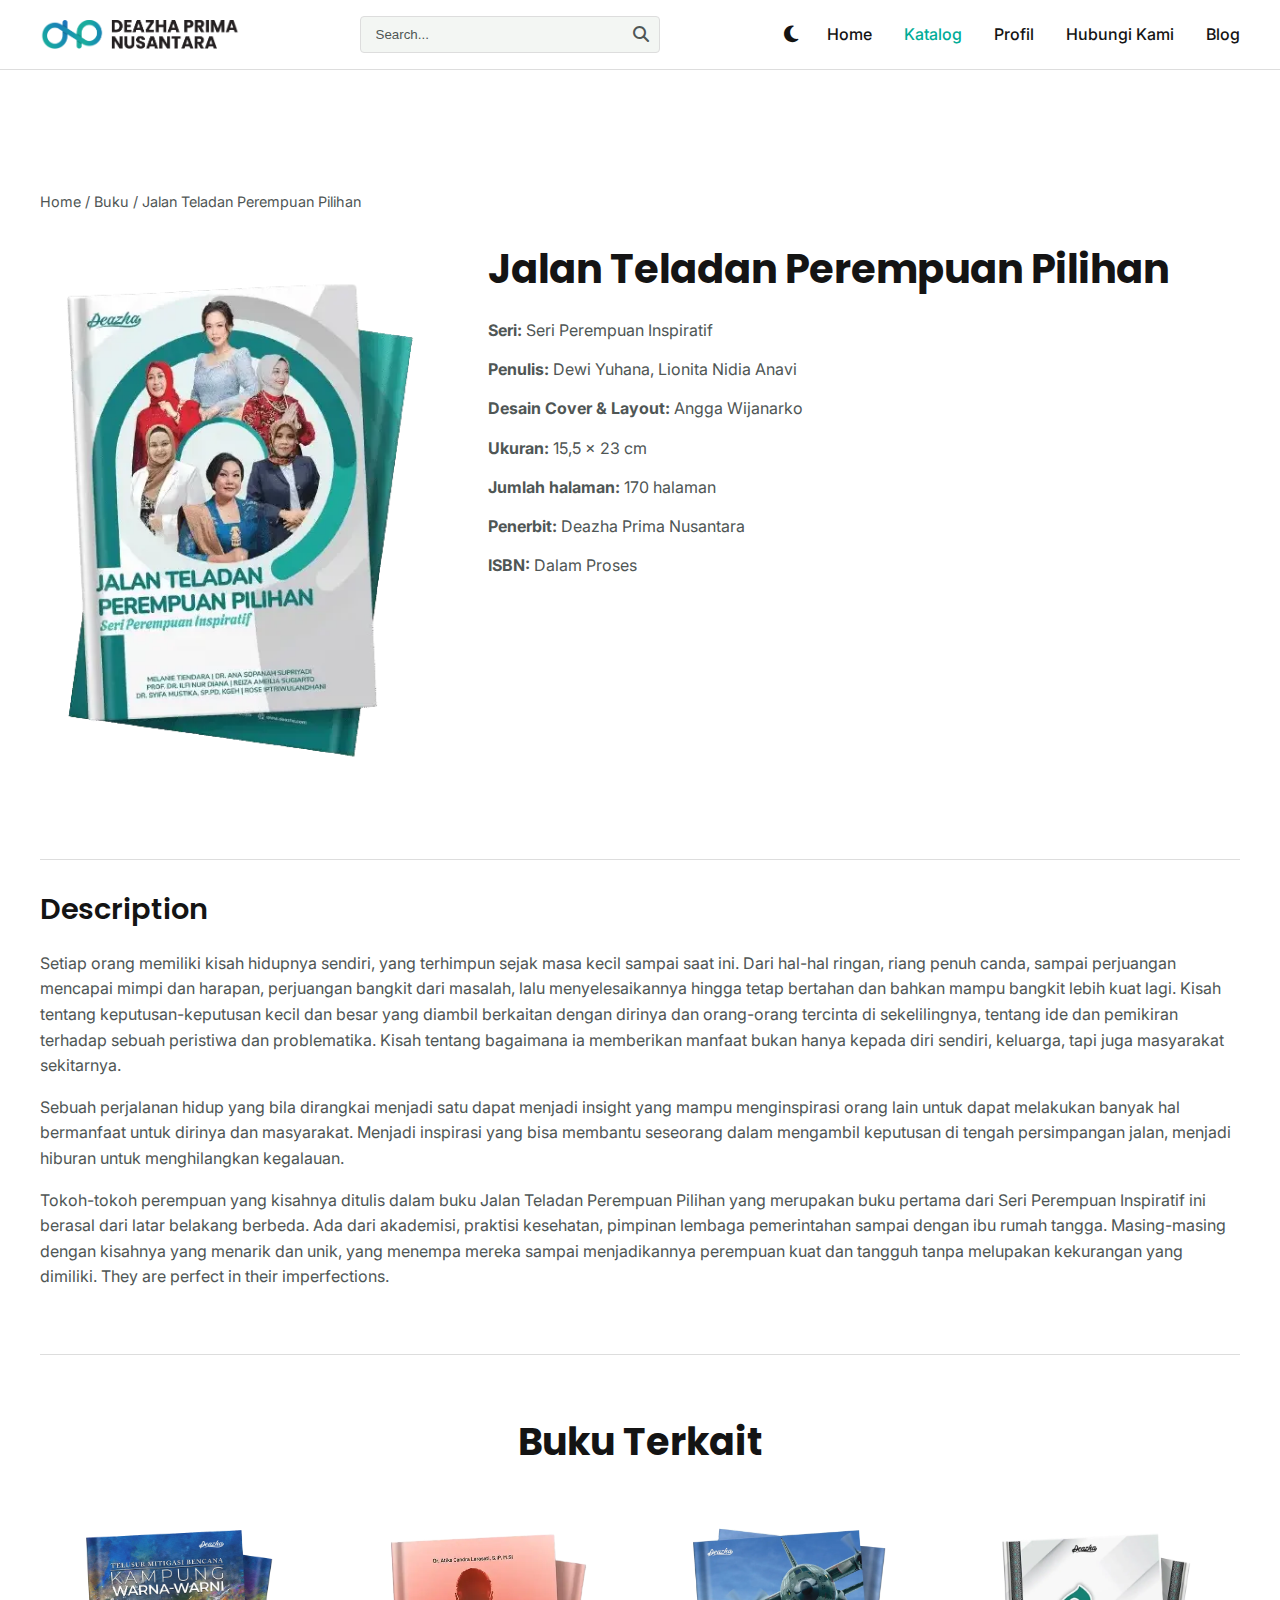
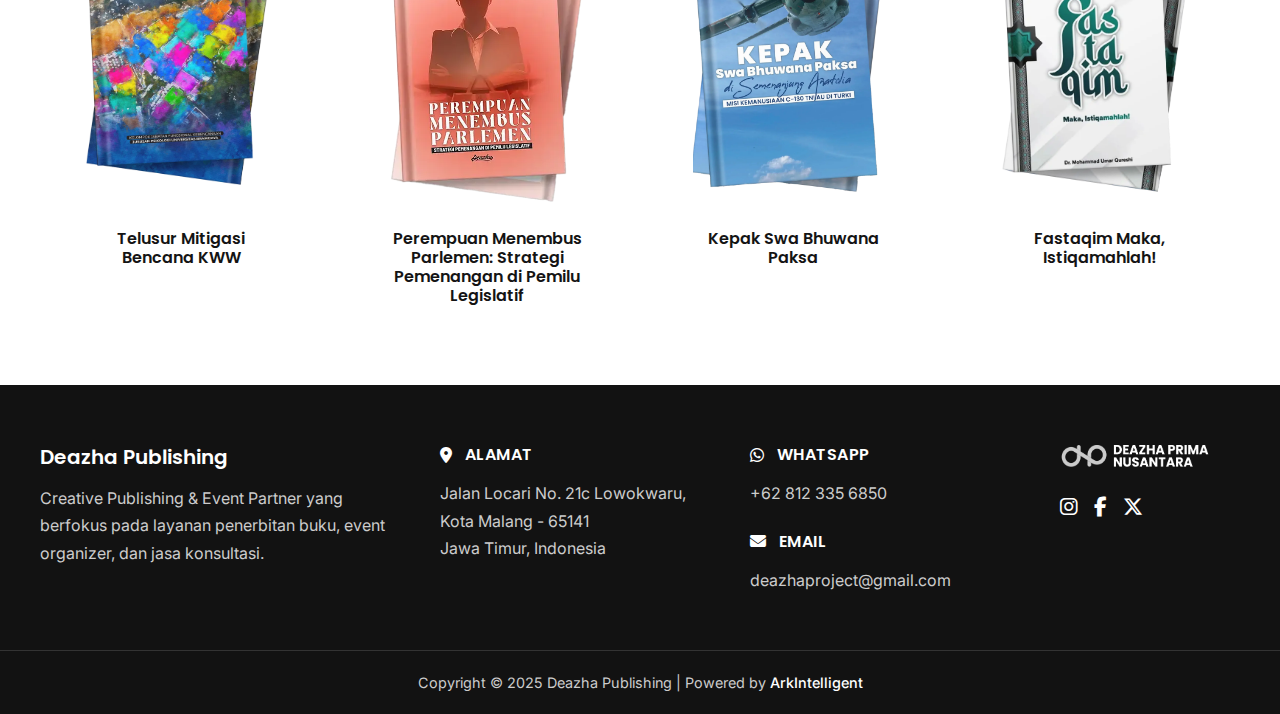
<file: detail-jalan-teladan.html>
<!DOCTYPE html>
<html lang="id">
<head>
    <meta charset="UTF-8">
    <meta name="viewport" content="width=device-width, initial-scale=1.0">
    <title>Jalan Teladan Perempuan Pilihan - Deazha Publishing</title> 
    
    <link rel="icon" type="image/png" href="/favicon-96x96.png" sizes="96x96" />
    <link rel="icon" type="image/svg+xml" href="/favicon.svg" />
    <link rel="shortcut icon" href="/favicon.ico" />
    <link rel="apple-touch-icon" sizes="180x180" href="/apple-touch-icon.png" />
    <link rel="manifest" href="/site.webmanifest" />
    
    <link rel="preconnect" href="https://fonts.googleapis.com">
    <link rel="preconnect" href="https://fonts.gstatic.com" crossorigin>
    <link href="https://fonts.googleapis.com/css2?family=Inter:wght@400;500&family=Poppins:wght@600;700&display=swap" rel="stylesheet">
    
    <link rel="stylesheet" href="https://cdnjs.cloudflare.com/ajax/libs/font-awesome/6.5.2/css/all.min.css">
    <link rel="stylesheet" href="https://cdn.jsdelivr.net/npm/swiper@11/swiper-bundle.min.css"/>
    <link rel="stylesheet" href="css/style.css">
    <link rel="stylesheet" href="css/detail-style.css">
</head>
<body>

    <header class="main-header">
        <div class="container header-container">
            <a href="index.html" class="logo">
                <img src="./images/logo-hitam.png" alt="Logo Deazha Publishing" class="logo-light">
                <img src="./images/logo-putih.png" alt="Logo Deazha Publishing" class="logo-dark">
            </a>
            <div class="search-bar">
                <input type="text" placeholder="Search...">
                <button type="submit" aria-label="Search"><i class="fa-solid fa-magnifying-glass"></i></button>
            </div>
            <div class="header-right">
                <button id="theme-switch" aria-label="Toggle Dark Mode">
                    <i class="fa-solid fa-moon"></i>
                </button>
                <nav class="main-nav" id="nav-links">
                    <ul class="nav-links">
                        <li><a href="index.html">Home</a></li>
                        <li><a href="katalog.html" class="active">Katalog</a></li>
                        <li><a href="profil.html">Profil</a></li>
                        <li><a href="kontak.html">Hubungi Kami</a></li>
                        <li><a href="blog.html">Blog</a></li>
                    </ul>
                </nav>
                <button class="mobile-menu-toggle" id="menu-toggle">
                    <i class="fa-solid fa-bars"></i>
                </button>
            </div>
        </div>
    </header>

    <main class="detail-page">
        <div class="container">
            <div class="breadcrumb">
                <a href="index.html">Home</a> / <a href="katalog.html">Buku</a> / Jalan Teladan Perempuan Pilihan
            </div>

            <div class="product-layout">
                <div class="product-image">
                    <img src="./images/jalan-teladan-perempuan-pilihan.webp" alt="Sampul buku Jalan Teladan Perempuan Pilihan">
                </div>
                <div class="product-summary">
                    <h1 class="product-title">Jalan Teladan Perempuan Pilihan</h1>
                    <div class="product-description">
                        <p><strong>Seri:</strong> Seri Perempuan Inspiratif</p>
                        <p><strong>Penulis:</strong> Dewi Yuhana, Lionita Nidia Anavi</p>
                        <p><strong>Desain Cover & Layout:</strong> Angga Wijanarko</p>
                        <p><strong>Ukuran:</strong> 15,5 x 23 cm</p>
                        <p><strong>Jumlah halaman:</strong> 170 halaman</p>
                        <p><strong>Penerbit:</strong> Deazha Prima Nusantara</p>
                        <p><strong>ISBN:</strong> Dalam Proses</p>
                    </div>
                </div>
            </div>

            <div class="product-tabs">
                <h3>Description</h3>
                
                <p>Setiap orang memiliki kisah hidupnya sendiri, yang terhimpun sejak masa kecil sampai saat ini. Dari hal-hal ringan, riang penuh canda, sampai perjuangan mencapai mimpi dan harapan, perjuangan bangkit dari masalah, lalu menyelesaikannya hingga tetap bertahan dan bahkan mampu bangkit lebih kuat lagi. Kisah tentang keputusan-keputusan kecil dan besar yang diambil berkaitan dengan dirinya dan orang-orang tercinta di sekelilingnya, tentang ide dan pemikiran terhadap sebuah peristiwa dan problematika. Kisah tentang bagaimana ia memberikan manfaat bukan hanya kepada diri sendiri, keluarga, tapi juga masyarakat sekitarnya.</p>
                <p>Sebuah perjalanan hidup yang bila dirangkai menjadi satu dapat menjadi insight yang mampu menginspirasi orang lain untuk dapat melakukan banyak hal bermanfaat untuk dirinya dan masyarakat. Menjadi inspirasi yang bisa membantu seseorang dalam mengambil keputusan di tengah persimpangan jalan, menjadi hiburan untuk menghilangkan kegalauan.</p>
                <p>Tokoh-tokoh perempuan yang kisahnya ditulis dalam buku Jalan Teladan Perempuan Pilihan yang merupakan buku pertama dari Seri Perempuan Inspiratif ini berasal dari latar belakang berbeda. Ada dari akademisi, praktisi kesehatan, pimpinan lembaga pemerintahan sampai dengan ibu rumah tangga. Masing-masing dengan kisahnya yang menarik dan unik, yang menempa mereka sampai menjadikannya perempuan kuat dan tangguh tanpa melupakan kekurangan yang dimiliki. They are perfect in their imperfections.</p>
            </div>

            <section class="related-products">
                <h2>Buku Terkait</h2>
                <div class="book-grid" id="related-books-grid">
                    </div>
            </section>
        </div>
    </main>

    <footer class="main-footer">
       <div class="container">
            <div class="footer-grid">
                <div class="footer-col">
                    <h4>Deazha Publishing</h4>
                    <p>Creative Publishing & Event Partner yang berfokus pada layanan penerbitan buku, event organizer, dan jasa konsultasi.</p>
                </div>
                <div class="footer-col">
                    <h5><i class="fa-solid fa-location-dot"></i> Alamat</h5>
                    <address>
                        Jalan Locari No. 21c Lowokwaru,<br>
                        Kota Malang - 65141<br>
                        Jawa Timur, Indonesia
                    </address>
                </div>
                <div class="footer-col">
                    <h5><i class="fa-brands fa-whatsapp"></i> Whatsapp</h5>
                    <p><a href="https://wa.me/628123356850" target="_blank">+62 812 335 6850</a></p>
                    <h5 class="contact-spacing"><i class="fa-solid fa-envelope"></i> Email</h5>
                    <p><a href="mailto:deazhaproject@gmail.com">deazhaproject@gmail.com</a></p>
                </div>
                <div class="footer-col">
                    <img src="./images/logo-putih.png" alt="Logo Deazha Publishing" class="footer-logo-main">
                    <div class="footer-social">
                        <a href="#" aria-label="Instagram"><i class="fab fa-instagram"></i></a>
                        <a href="#" aria-label="Facebook"><i class="fab fa-facebook-f"></i></a>
                        <a href="#" aria-label="X"><i class="fa-brands fa-x-twitter"></i></a>
                    </div>
                </div>
            </div>
       </div>
       <div class="footer-copyright">
            <p>Copyright © 2025 Deazha Publishing | Powered by <a href="https://github.com/fusionprojectid" target="_blank">ArkIntelligent</a></p>
        </div>
    </footer>
    
    <script src="https://cdn.jsdelivr.net/npm/swiper@11/swiper-bundle.min.js"></script>
    <script src="js/script.js"></script>
</body>
</html>
</file>
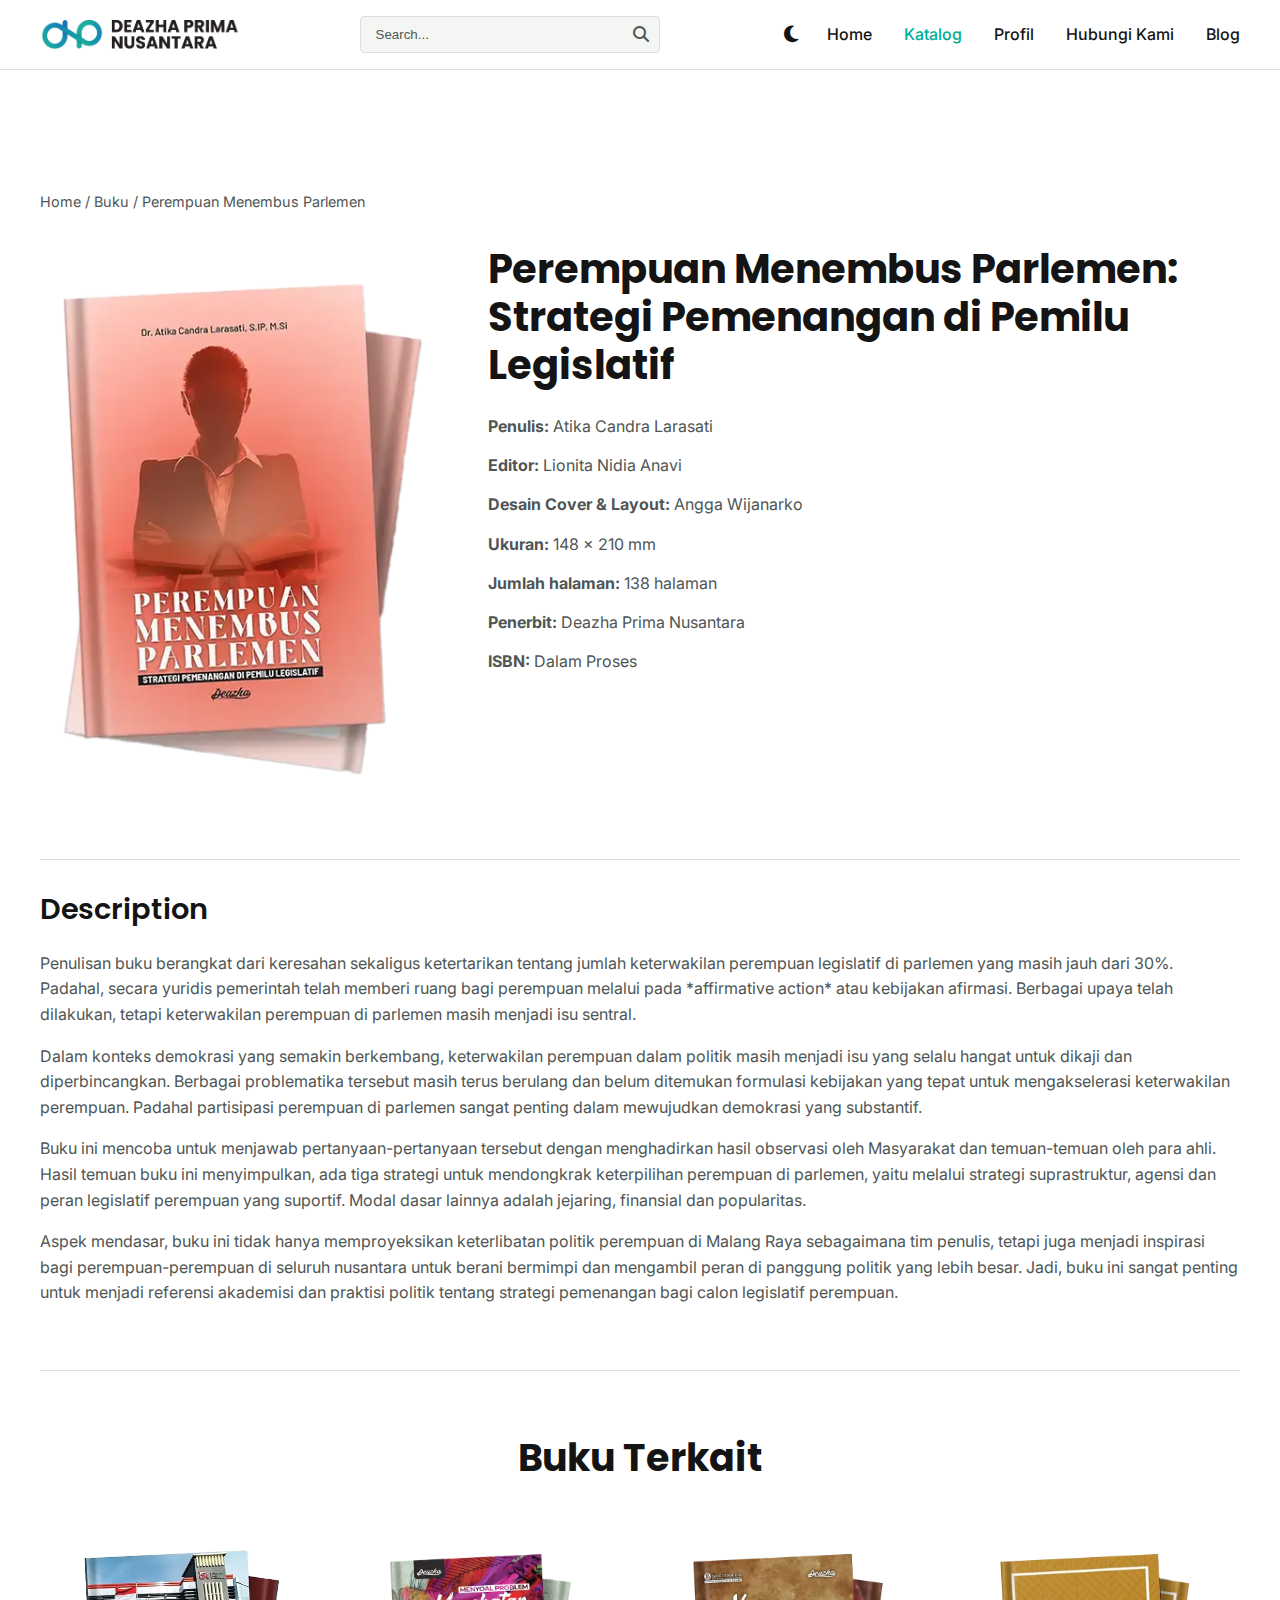
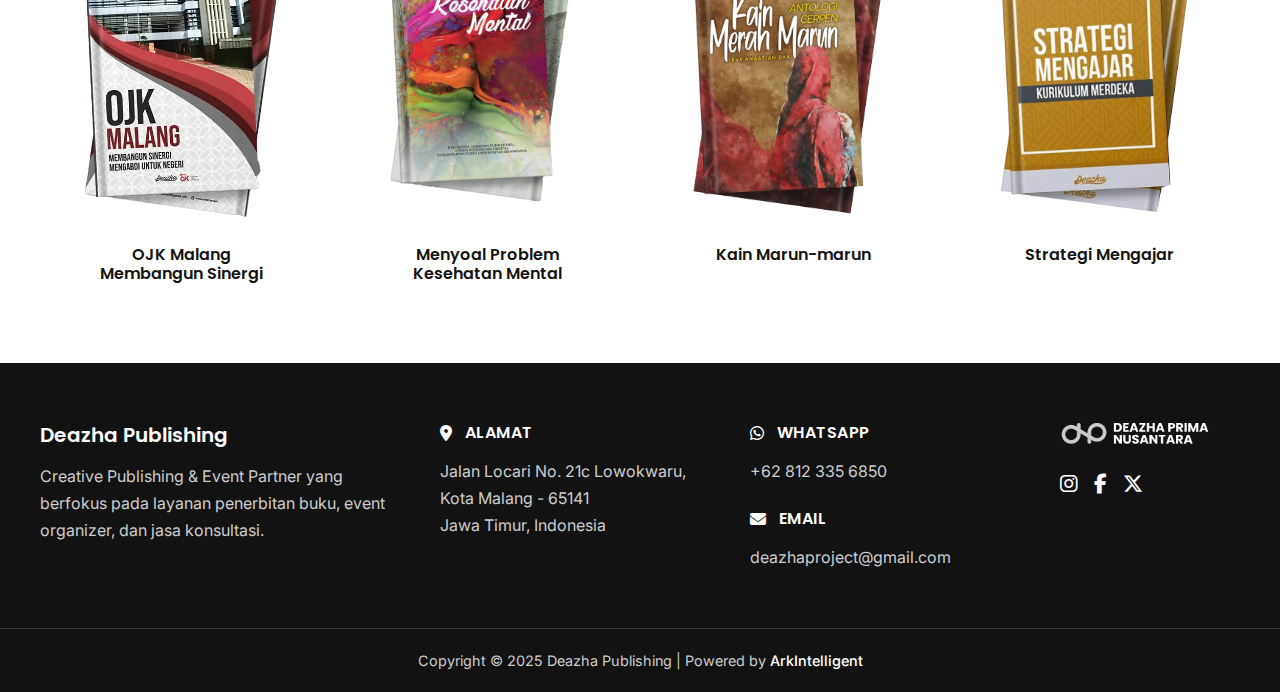
<file: detail-perempuan-parlemen.html>
<!DOCTYPE html>
<html lang="id">
<head>
    <meta charset="UTF-8">
    <meta name="viewport" content="width=device-width, initial-scale=1.0">
    <title>Perempuan Menembus Parlemen - Deazha Publishing</title> 
    
    <link rel="icon" type="image/png" href="/favicon-96x96.png" sizes="96x96" />
    <link rel="icon" type="image/svg+xml" href="/favicon.svg" />
    <link rel="shortcut icon" href="/favicon.ico" />
    <link rel="apple-touch-icon" sizes="180x180" href="/apple-touch-icon.png" />
    <link rel="manifest" href="/site.webmanifest" />
    
    <link rel="preconnect" href="https://fonts.googleapis.com">
    <link rel="preconnect" href="https://fonts.gstatic.com" crossorigin>
    <link href="https://fonts.googleapis.com/css2?family=Inter:wght@400;500&family=Poppins:wght@600;700&display=swap" rel="stylesheet">
    
    <link rel="stylesheet" href="https://cdnjs.cloudflare.com/ajax/libs/font-awesome/6.5.2/css/all.min.css">
    <link rel="stylesheet" href="https://cdn.jsdelivr.net/npm/swiper@11/swiper-bundle.min.css"/>
    <link rel="stylesheet" href="css/style.css">
    <link rel="stylesheet" href="css/detail-style.css">
</head>
<body>

    <header class="main-header">
        <div class="container header-container">
            <a href="index.html" class="logo">
                <img src="./images/logo-hitam.png" alt="Logo Deazha Publishing" class="logo-light">
                <img src="./images/logo-putih.png" alt="Logo Deazha Publishing" class="logo-dark">
            </a>
            <div class="search-bar">
                <input type="text" placeholder="Search...">
                <button type="submit" aria-label="Search"><i class="fa-solid fa-magnifying-glass"></i></button>
            </div>
            <div class="header-right">
                <button id="theme-switch" aria-label="Toggle Dark Mode">
                    <i class="fa-solid fa-moon"></i>
                </button>
                <nav class="main-nav" id="nav-links">
                    <ul class="nav-links">
                        <li><a href="index.html">Home</a></li>
                        <li><a href="katalog.html" class="active">Katalog</a></li>
                        <li><a href="profil.html">Profil</a></li>
                        <li><a href="kontak.html">Hubungi Kami</a></li>
                        <li><a href="blog.html">Blog</a></li>
                    </ul>
                </nav>
                <button class="mobile-menu-toggle" id="menu-toggle">
                    <i class="fa-solid fa-bars"></i>
                </button>
            </div>
        </div>
    </header>

    <main class="detail-page">
        <div class="container">
            <div class="breadcrumb">
                <a href="index.html">Home</a> / <a href="katalog.html">Buku</a> / Perempuan Menembus Parlemen
            </div>

            <div class="product-layout">
                <div class="product-image">
                    <img src="./images/Perempuan-Menembus-Parlemen-scaled.webp" alt="Sampul buku Perempuan Menembus Parlemen">
                </div>
                <div class="product-summary">
                    <h1 class="product-title">Perempuan Menembus Parlemen: Strategi Pemenangan di Pemilu Legislatif</h1>
                    <div class="product-description">
                        <p><strong>Penulis:</strong> Atika Candra Larasati</p>
                        <p><strong>Editor:</strong> Lionita Nidia Anavi</p>
                        <p><strong>Desain Cover & Layout:</strong> Angga Wijanarko</p>
                        <p><strong>Ukuran:</strong> 148 x 210 mm</p>
                        <p><strong>Jumlah halaman:</strong> 138 halaman</p>
                        <p><strong>Penerbit:</strong> Deazha Prima Nusantara</p>
                        <p><strong>ISBN:</strong> Dalam Proses</p>
                    </div>
                </div>
            </div>

            <div class="product-tabs">
                <h3>Description</h3>
                
                <p>Penulisan buku berangkat dari keresahan sekaligus ketertarikan tentang jumlah keterwakilan perempuan legislatif di parlemen yang masih jauh dari 30%. Padahal, secara yuridis pemerintah telah memberi ruang bagi perempuan melalui pada *affirmative action* atau kebijakan afirmasi. Berbagai upaya telah dilakukan, tetapi keterwakilan perempuan di parlemen masih menjadi isu sentral.</p>
                <p>Dalam konteks demokrasi yang semakin berkembang, keterwakilan perempuan dalam politik masih menjadi isu yang selalu hangat untuk dikaji dan diperbincangkan. Berbagai problematika tersebut masih terus berulang dan belum ditemukan formulasi kebijakan yang tepat untuk mengakselerasi keterwakilan perempuan. Padahal partisipasi perempuan di parlemen sangat penting dalam mewujudkan demokrasi yang substantif.</p>
                <p>Buku ini mencoba untuk menjawab pertanyaan-pertanyaan tersebut dengan menghadirkan hasil observasi oleh Masyarakat dan temuan-temuan oleh para ahli. Hasil temuan buku ini menyimpulkan, ada tiga strategi untuk mendongkrak keterpilihan perempuan di parlemen, yaitu melalui strategi suprastruktur, agensi dan peran legislatif perempuan yang suportif. Modal dasar lainnya adalah jejaring, finansial dan popularitas.</p>
                <p>Aspek mendasar, buku ini tidak hanya memproyeksikan keterlibatan politik perempuan di Malang Raya sebagaimana tim penulis, tetapi juga menjadi inspirasi bagi perempuan-perempuan di seluruh nusantara untuk berani bermimpi dan mengambil peran di panggung politik yang lebih besar. Jadi, buku ini sangat penting untuk menjadi referensi akademisi dan praktisi politik tentang strategi pemenangan bagi calon legislatif perempuan.</p>
            </div>

            <section class="related-products">
                <h2>Buku Terkait</h2>
                <div class="book-grid" id="related-books-grid">
                    </div>
            </section>
        </div>
    </main>

    <footer class="main-footer">
       <div class="container">
            <div class="footer-grid">
                <div class="footer-col">
                    <h4>Deazha Publishing</h4>
                    <p>Creative Publishing & Event Partner yang berfokus pada layanan penerbitan buku, event organizer, dan jasa konsultasi.</p>
                </div>
                <div class="footer-col">
                    <h5><i class="fa-solid fa-location-dot"></i> Alamat</h5>
                    <address>
                        Jalan Locari No. 21c Lowokwaru,<br>
                        Kota Malang - 65141<br>
                        Jawa Timur, Indonesia
                    </address>
                </div>
                <div class="footer-col">
                    <h5><i class="fa-brands fa-whatsapp"></i> Whatsapp</h5>
                    <p><a href="https://wa.me/628123356850" target="_blank">+62 812 335 6850</a></p>
                    <h5 class="contact-spacing"><i class="fa-solid fa-envelope"></i> Email</h5>
                    <p><a href="mailto:deazhaproject@gmail.com">deazhaproject@gmail.com</a></p>
                </div>
                <div class="footer-col">
                    <img src="./images/logo-putih.png" alt="Logo Deazha Publishing" class="footer-logo-main">
                    <div class="footer-social">
                        <a href="#" aria-label="Instagram"><i class="fab fa-instagram"></i></a>
                        <a href="#" aria-label="Facebook"><i class="fab fa-facebook-f"></i></a>
                        <a href="#" aria-label="X"><i class="fa-brands fa-x-twitter"></i></a>
                    </div>
                </div>
            </div>
       </div>
       <div class="footer-copyright">
            <p>Copyright © 2025 Deazha Publishing | Powered by <a href="https://github.com/fusionprojectid" target="_blank">ArkIntelligent</a></p>
        </div>
    </footer>
    
    <script src="https://cdn.jsdelivr.net/npm/swiper@11/swiper-bundle.min.js"></script>
    <script src="js/script.js"></script>
</body>
</html>
</file>
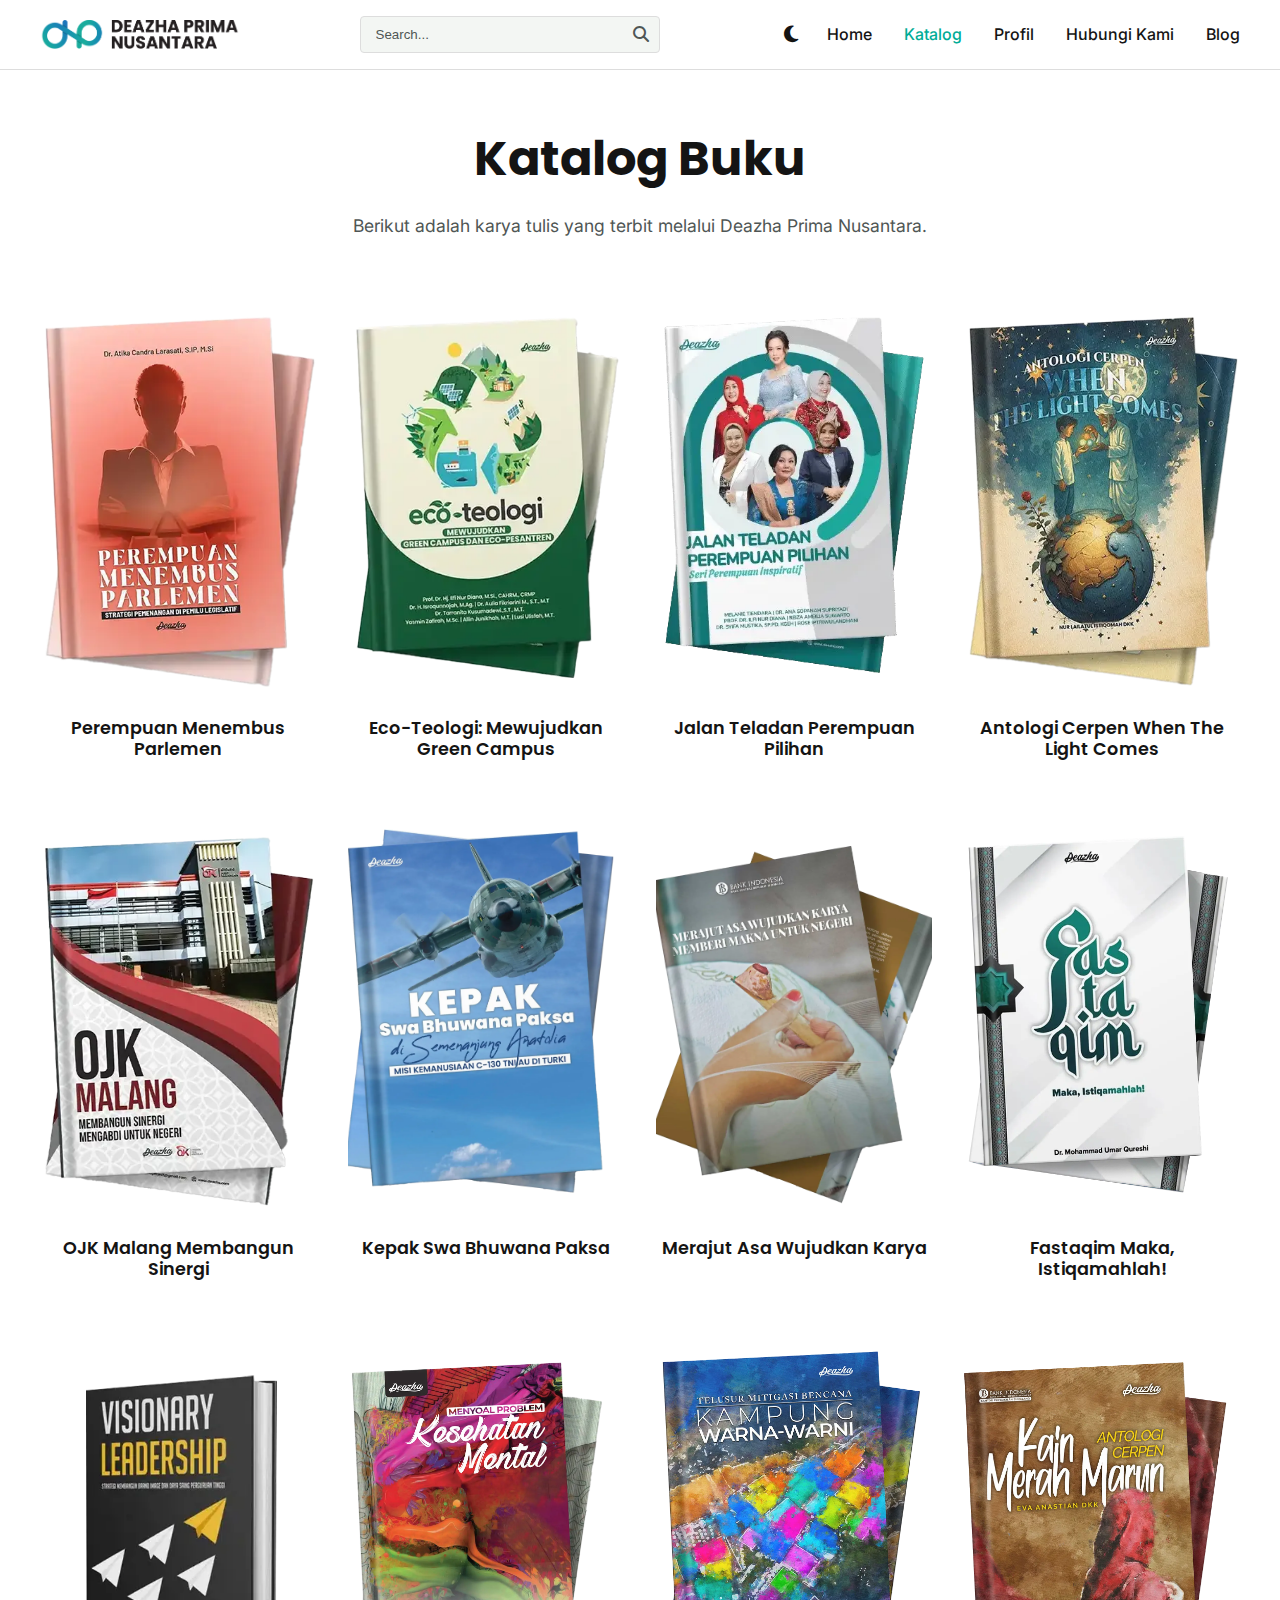
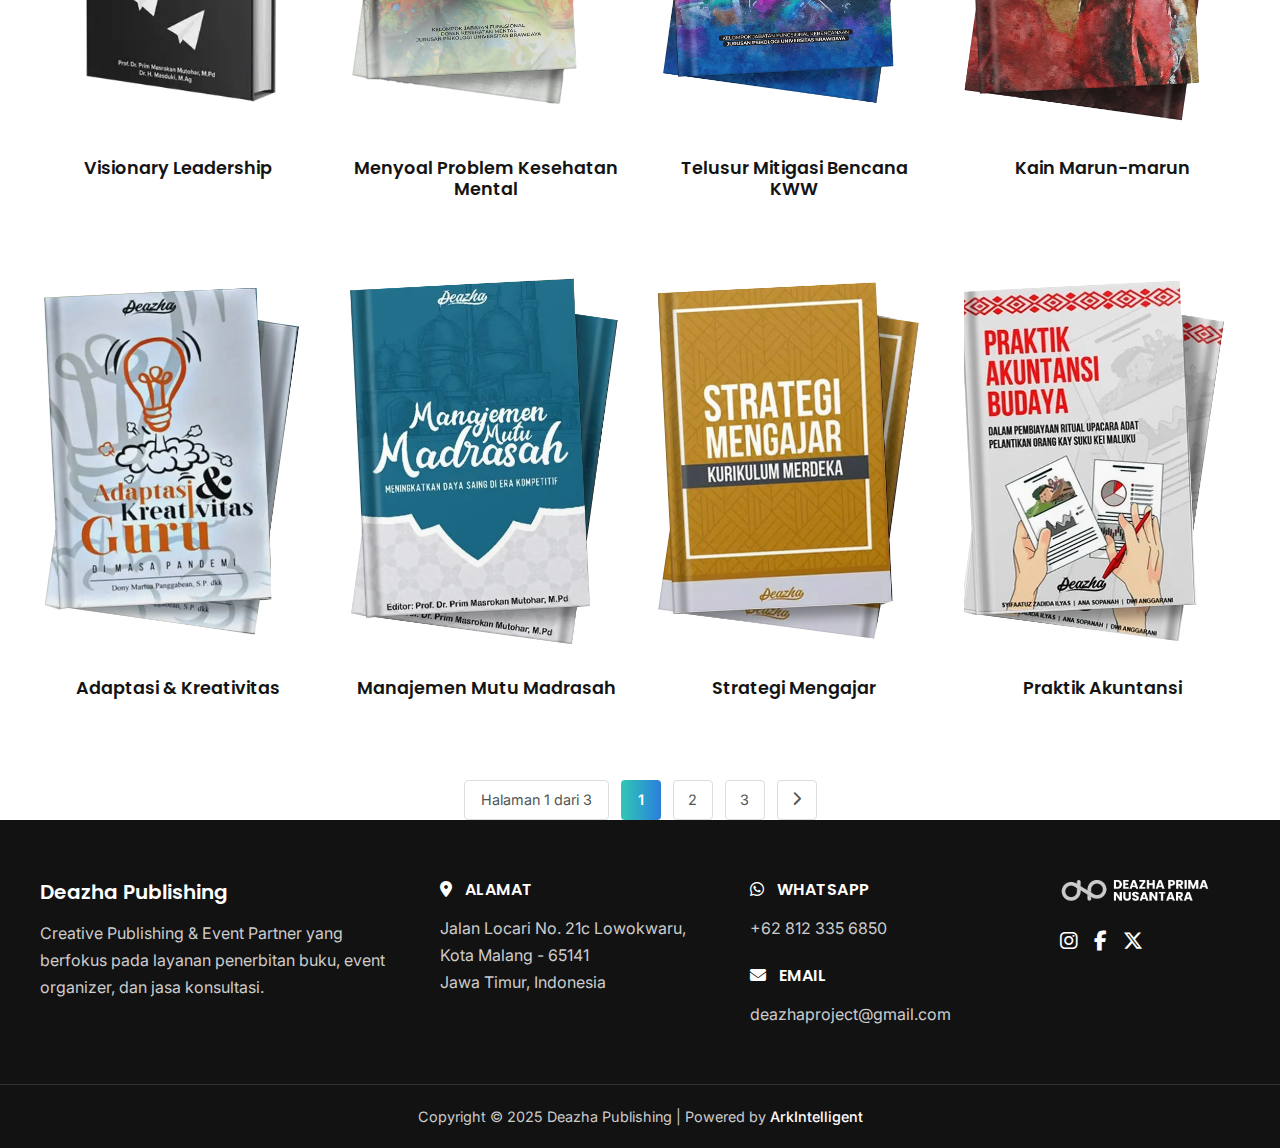
<file: katalog.html>
<!DOCTYPE html>
<html lang="id">
<head>
    <meta charset="UTF-8">
    <meta name="viewport" content="width=device-width, initial-scale=1.0">
    <title>Katalog Buku - Deazha Publishing</title> 
    
    <link rel="icon" type="image/png" href="/favicon-96x96.png" sizes="96x96" />
    <link rel="icon" type="image/svg+xml" href="/favicon.svg" />
    <link rel="shortcut icon" href="/favicon.ico" />
    <link rel="apple-touch-icon" sizes="180x180" href="/apple-touch-icon.png" />
    <link rel="manifest" href="/site.webmanifest" />
    
    <link rel="preconnect" href="https://fonts.googleapis.com">
    <link rel="preconnect" href="https://fonts.gstatic.com" crossorigin>
    <link href="https://fonts.googleapis.com/css2?family=Inter:wght@400;500&family=Poppins:wght@600;700&display=swap" rel="stylesheet">
    
    <link rel="stylesheet" href="https://cdnjs.cloudflare.com/ajax/libs/font-awesome/6.5.2/css/all.min.css">
    <link rel="stylesheet" href="https://cdn.jsdelivr.net/npm/swiper@11/swiper-bundle.min.css"/>
    <link rel="stylesheet" href="css/style.css">
    <link rel="stylesheet" href="css/detail-style.css">
</head>
<body>

    <header class="main-header">
        <div class="container header-container">
            <a href="index.html" class="logo">
                <img src="./images/logo-hitam.png" alt="Logo Deazha Publishing" class="logo-light">
                <img src="./images/logo-putih.png" alt="Logo Deazha Publishing" class="logo-dark">
            </a>
            <div class="search-bar">
                <input type="text" placeholder="Search...">
                <button type="submit" aria-label="Search"><i class="fa-solid fa-magnifying-glass"></i></button>
            </div>
            <div class="header-right">
                <button id="theme-switch" aria-label="Toggle Dark Mode">
                    <i class="fa-solid fa-moon"></i>
                </button>
                <nav class="main-nav" id="nav-links">
                    <ul class="nav-links">
                        <li><a href="index.html">Home</a></li>
                        <li><a href="katalog.html" class="active">Katalog</a></li>
                        <li><a href="profil.html">Profil</a></li>
                        <li><a href="kontak.html">Hubungi Kami</a></li>
                        <li><a href="blog.html">Blog</a></li>
                    </ul>
                </nav>
                <button class="mobile-menu-toggle" id="menu-toggle">
                    <i class="fa-solid fa-bars"></i>
                </button>
            </div>
        </div>
    </header>

    <main class="detail-page">
        <div class="container">
            <div class="page-header">
                <h1>Katalog Buku</h1>
                <p>Berikut adalah karya tulis yang terbit melalui Deazha Prima Nusantara.</p>
            </div>

            <div class="book-grid">
                <div class="book-card">
                    <a href="detail-perempuan-parlemen.html"><img src="./images/Perempuan-Menembus-Parlemen-scaled.webp" alt="Sampul buku Perempuan Menembus Parlemen"></a>
                    <h3><a href="detail-perempuan-parlemen.html">Perempuan Menembus Parlemen</a></h3>
                </div>
                <div class="book-card">
                    <a href="detail-eco-teologi.html"><img src="./images/Eco-Teologi-Mewujudkan-Green-Campus-dan-Eco-Pesantren.webp" alt="Sampul buku Eco-Teologi"></a>
                    <h3><a href="detail-eco-teologi.html">Eco-Teologi: Mewujudkan Green Campus</a></h3>
                </div>
                <div class="book-card">
                    <a href="detail-jalan-teladan.html"><img src="./images/jalan-teladan-perempuan-pilihan.webp" alt="Sampul buku Jalan Teladan Perempuan Pilihan"></a>
                    <h3><a href="detail-jalan-teladan.html">Jalan Teladan Perempuan Pilihan</a></h3>
                </div>
                <div class="book-card">
                    <a href="#"><img src="./images/Antologi-Cerpen-When-The-Light-Comes_Deazha.webp" alt="Sampul buku Antologi Cerpen When The Light Comes"></a>
                    <h3><a href="#">Antologi Cerpen When The Light Comes</a></h3>
                </div>
                
                <div class="book-card">
                     <a href="#"><img src="./images/OJK-Malang-Membangun-Sinergi-Mengabdi-untuk-Negeri.webp" alt="Sampul buku OJK Malang Membangun Sinergi"></a>
                     <h3><a href="#">OJK Malang Membangun Sinergi</a></h3>
                </div>
                 <div class="book-card">
                     <a href="#"><img src="./images/kepak-swa-bhuwana-paksa.webp" alt="Sampul buku Kepak Swa Bhuwana Paksa"></a>
                     <h3><a href="#">Kepak Swa Bhuwana Paksa</a></h3>
                </div>
                 <div class="book-card">
                     <a href="#"><img src="./images/merajut-asa.webp" alt="Sampul buku Merajut Asa Wujudkan Karya"></a>
                     <h3><a href="#">Merajut Asa Wujudkan Karya</a></h3>
                </div>
                 <div class="book-card">
                     <a href="#"><img src="./images/fastaqim.webp" alt="Sampul buku Fastaqim Maka, Istiqamahlah!"></a>
                     <h3><a href="#">Fastaqim Maka, Istiqamahlah!</a></h3>
                </div>
                
                <div class="book-card">
                     <a href="#"><img src="./images/visionary-leadership.webp" alt="Sampul buku Visionary Leadership"></a>
                     <h3><a href="#">Visionary Leadership</a></h3>
                </div>
                 <div class="book-card">
                     <a href="#"><img src="./images/kesehatan-mental.webp" alt="Sampul buku Menyoal Problem Kesehatan Mental"></a>
                     <h3><a href="#">Menyoal Problem Kesehatan Mental</a></h3>
                </div>
                <div class="book-card">
                     <a href="#"><img src="./images/kampung-warna-warni.webp" alt="Sampul buku Telusur Mitigasi Bencana Kampung Warna-Warni"></a>
                     <h3><a href="#">Telusur Mitigasi Bencana KWW</a></h3>
                </div>
                 <div class="book-card">
                     <a href="#"><img src="./images/kain-marun-marun.webp" alt="Sampul buku Kain Marun-marun"></a>
                     <h3><a href="#">Kain Marun-marun</a></h3>
                </div>

                <div class="book-card">
                     <a href="#"><img src="./images/adaptasi-kreativitas-um.webp" alt="Sampul buku Adaptasi & Kreativitas"></a>
                     <h3><a href="#">Adaptasi & Kreativitas</a></h3>
                </div>
                 <div class="book-card">
                     <a href="#"><img src="./images/manajemen-mutu-madrasah.webp" alt="Sampul buku Manajemen Mutu Madrasah"></a>
                     <h3><a href="#">Manajemen Mutu Madrasah</a></h3>
                </div>
                <div class="book-card">
                     <a href="#"><img src="./images/strategi-mengajar.webp" alt="Sampul buku Strategi Mengajar"></a>
                     <h3><a href="#">Strategi Mengajar</a></h3>
                </div>
                 <div class="book-card">
                     <a href="#"><img src="./images/praktik-akuntansi.webp" alt="Sampul buku Praktik Akuntansi"></a>
                     <h3><a href="#">Praktik Akuntansi</a></h3>
                </div>
            </div>

            <nav class="pagination" aria-label="Navigasi Halaman">
                <span class="page-info">Halaman 1 dari 3</span>
                <a href="#" class="page-number current">1</a>
                <a href="#" class="page-number">2</a>
                <a href="#" class="page-number">3</a>
                <a href="#" class="page-number next" aria-label="Halaman Berikutnya"><i class="fa-solid fa-chevron-right"></i></a>
            </nav>
        </div>
    </main>

    <footer class="main-footer">
       <div class="container">
            <div class="footer-grid">
                <div class="footer-col">
                    <h4>Deazha Publishing</h4>
                    <p>Creative Publishing & Event Partner yang berfokus pada layanan penerbitan buku, event organizer, dan jasa konsultasi.</p>
                </div>
                <div class="footer-col">
                    <h5><i class="fa-solid fa-location-dot"></i> Alamat</h5>
                    <address>
                        Jalan Locari No. 21c Lowokwaru,<br>
                        Kota Malang - 65141<br>
                        Jawa Timur, Indonesia
                    </address>
                </div>
                <div class="footer-col">
                    <h5><i class="fa-brands fa-whatsapp"></i> Whatsapp</h5>
                    <p><a href="https://wa.me/628123356850" target="_blank">+62 812 335 6850</a></p>
                    <h5 class="contact-spacing"><i class="fa-solid fa-envelope"></i> Email</h5>
                    <p><a href="mailto:deazhaproject@gmail.com">deazhaproject@gmail.com</a></p>
                </div>
                <div class="footer-col">
                    <img src="./images/logo-putih.png" alt="Logo Deazha Publishing" class="footer-logo-main">
                    <div class="footer-social">
                        <a href="#" aria-label="Instagram"><i class="fab fa-instagram"></i></a>
                        <a href="#" aria-label="Facebook"><i class="fab fa-facebook-f"></i></a>
                        <a href="#" aria-label="X"><i class="fa-brands fa-x-twitter"></i></a>
                    </div>
                </div>
            </div>
       </div>
       <div class="footer-copyright">
            <p>Copyright © 2025 Deazha Publishing | Powered by <a href="https://github.com/fusionprojectid" target="_blank">ArkIntelligent</a></p>
        </div>
    </footer>
    
    <script src="https://cdn.jsdelivr.net/npm/swiper@11/swiper-bundle.min.js"></script>
    <script src="js/script.js"></script>
</body>
</html>
</file>
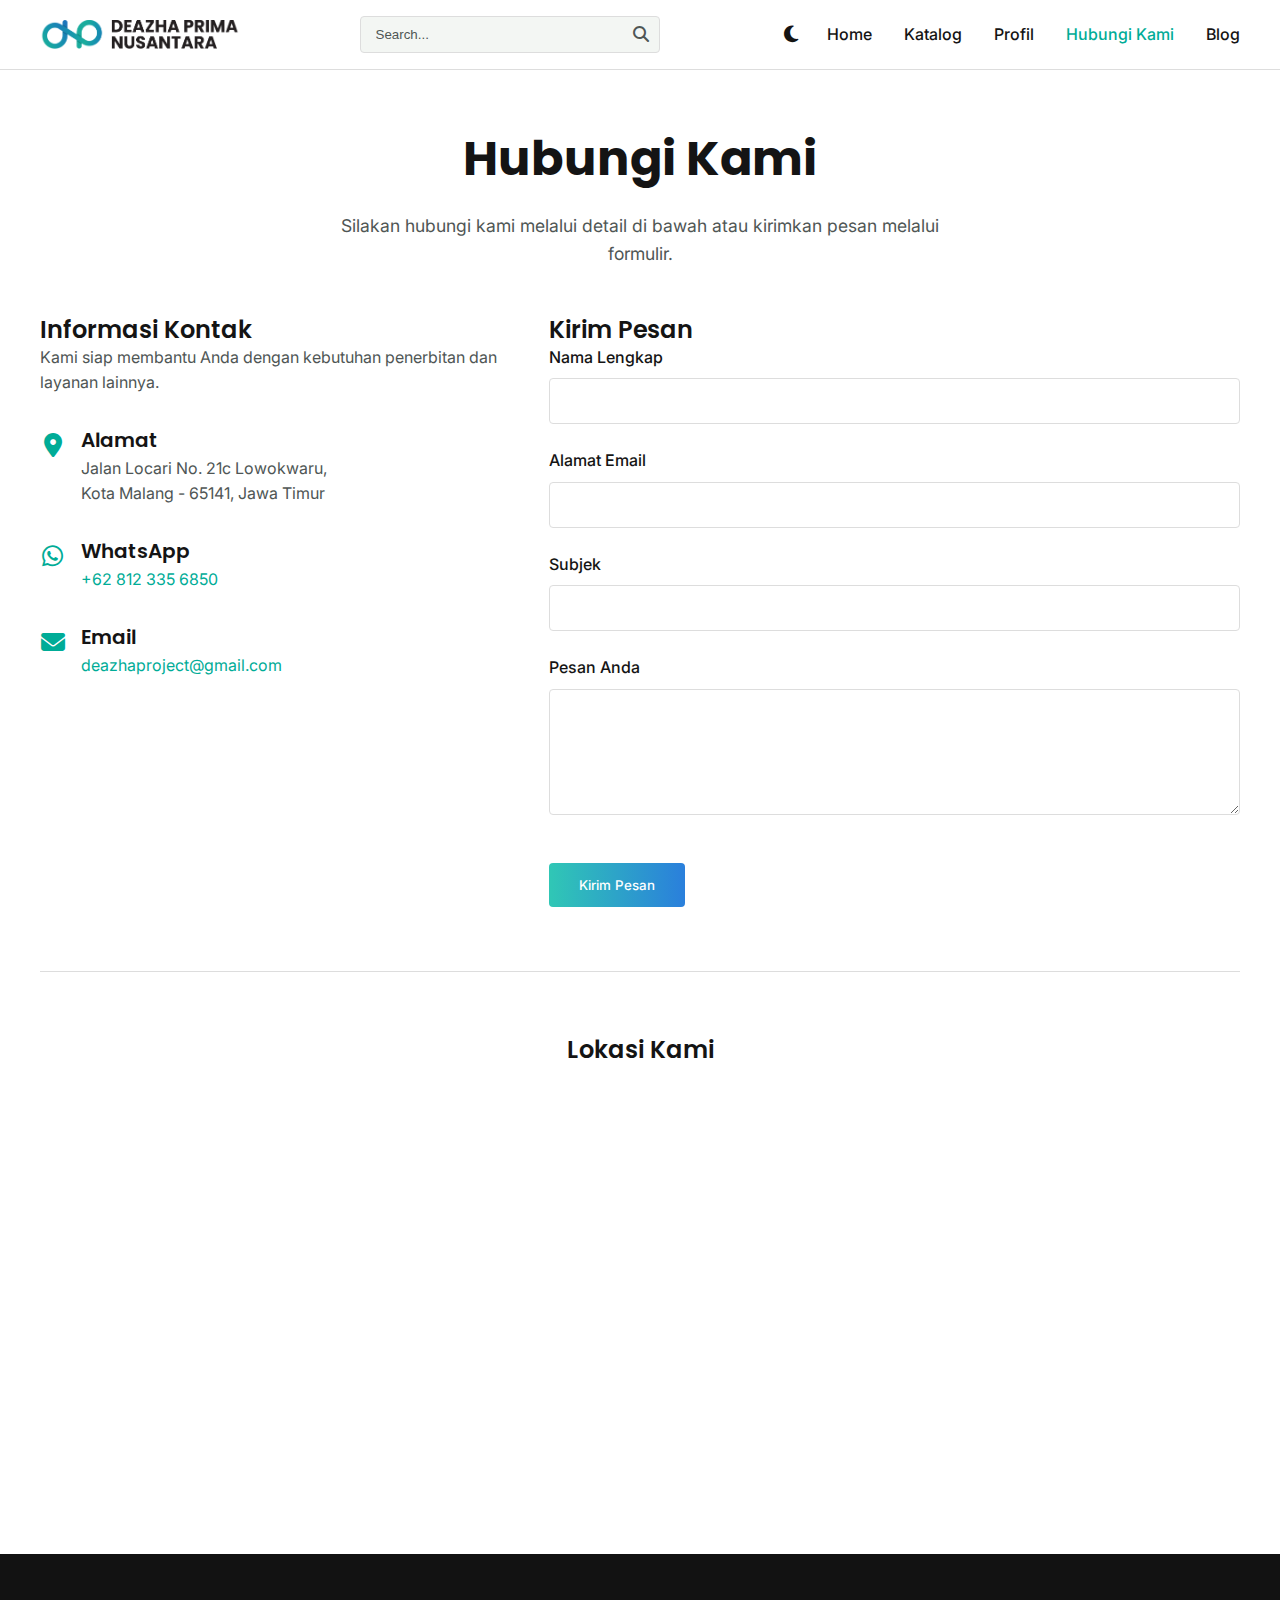
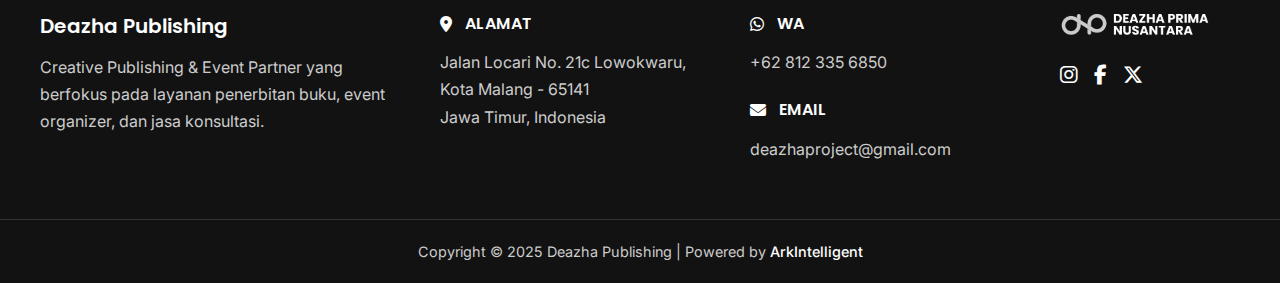
<file: kontak.html>
<!DOCTYPE html>
<html lang="id">
<head>
    <meta charset="UTF-8">
    <meta name="viewport" content="width=device-width, initial-scale=1.0">
    <title>Hubungi Kami - Deazha Publishing</title> 
    
    <link rel="preconnect" href="https://fonts.googleapis.com">
    <link rel="preconnect" href="https://fonts.gstatic.com" crossorigin>
    <link href="https://fonts.googleapis.com/css2?family=Inter:wght@400;500&family=Poppins:wght@600;700&display=swap" rel="stylesheet">
    
    <link rel="stylesheet" href="https://cdnjs.cloudflare.com/ajax/libs/font-awesome/6.5.2/css/all.min.css">

    <link rel="stylesheet" href="https://cdn.jsdelivr.net/npm/swiper@11/swiper-bundle.min.css"/>

    <link rel="stylesheet" href="css/style.css">
    <link rel="stylesheet" href="css/detail-style.css">
</head>
<body>

    <header class="main-header">
        <div class="container header-container">
            <a href="index.html" class="logo">
                <img src="./images/logo-hitam.png" alt="Logo Deazha Publishing" class="logo-light">
                <img src="./images/logo-putih.png" alt="Logo Deazha Publishing" class="logo-dark">
            </a>
            <div class="search-bar">
                <input type="text" placeholder="Search...">
                <button type="submit" aria-label="Search"><i class="fa-solid fa-magnifying-glass"></i></button>
            </div>
            <div class="header-right">
                <button id="theme-switch" aria-label="Toggle Dark Mode">
                    <i class="fa-solid fa-moon"></i>
                </button>
                <nav class="main-nav" id="nav-links">
                    <ul class="nav-links">
                        <li><a href="index.html">Home</a></li>
                        <li><a href="katalog.html">Katalog</a></li>
                        <li><a href="profil.html">Profil</a></li>
                        <li><a href="kontak.html" class="active">Hubungi Kami</a></li>
                        <li><a href="blog.html">Blog</a></li>
                    </ul>
                </nav>
                <button class="mobile-menu-toggle" id="menu-toggle">
                    <i class="fa-solid fa-bars"></i>
                </button>
            </div>
        </div>
    </header>

    <main class="detail-page">
        <div class="container">
            <div class="page-header">
                <h1>Hubungi Kami</h1>
                <p>Silakan hubungi kami melalui detail di bawah atau kirimkan pesan melalui formulir.</p>
            </div>
    
            <div class="contact-layout">
                <div class="contact-details">
                    <h3>Informasi Kontak</h3>
                    <p>Kami siap membantu Anda dengan kebutuhan penerbitan dan layanan lainnya.</p>
                    
                    <div class="contact-item">
                        <i class="fa-solid fa-location-dot"></i>
                        <div>
                            <h4>Alamat</h4>
                            <p>Jalan Locari No. 21c Lowokwaru,<br>Kota Malang - 65141, Jawa Timur</p>
                        </div>
                    </div>
                    
                    <div class="contact-item">
                        <i class="fa-brands fa-whatsapp"></i>
                        <div>
                            <h4>WhatsApp</h4>
                            <p><a href="https://wa.me/628123356850" target="_blank">+62 812 335 6850</a></p>
                        </div>
                    </div>
    
                    <div class="contact-item">
                        <i class="fa-solid fa-envelope"></i>
                        <div>
                            <h4>Email</h4>
                            <p><a href="mailto:deazhaproject@gmail.com">deazhaproject@gmail.com</a></p>
                        </div>
                    </div>
                </div>
    
                <div class="contact-form">
                    <h3>Kirim Pesan</h3>
                    <form action="#" method="POST">
                        <div class="form-group">
                            <label for="name">Nama Lengkap</label>
                            <input type="text" id="name" name="name" required>
                        </div>
                        <div class="form-group">
                            <label for="email">Alamat Email</label>
                            <input type="email" id="email" name="email" required>
                        </div>
                        <div class="form-group">
                            <label for="subject">Subjek</label>
                            <input type="text" id="subject" name="subject" required>
                        </div>
                        <div class="form-group">
                            <label for="message">Pesan Anda</label>
                            <textarea id="message" name="message" rows="5" required></textarea>
                        </div>
                        <button type="submit" class="btn btn-primary">Kirim Pesan</button>
                    </form>
                </div>
            </div>
    
            <div class="map-section">
                <h3>Lokasi Kami</h3>
                <iframe 
                    src="https://www.google.com/maps/embed?pb=!1m18!1m12!1m3!1d3951.534440391218!2d112.61695487489439!3d-7.943616892074365!2m3!1f0!2f0!3f0!3m2!1i1024!2i768!4f13.1!3m3!1m2!1s0x2e78820658495a69%3A0xb680509e530058a!2sJl.%20Locari%20No.21c%2C%20Mojolangu%2C%20Kec.%20Lowokwaru%2C%20Kota%20Malang%2C%20Jawa%20Timur%2065141!5e0!3m2!1sid!2sid!4v1689234567890!5m2!1sid!2sid" 
                    width="100%" 
                    height="450" 
                    style="border:0;" 
                    allowfullscreen="" 
                    loading="lazy" 
                    referrerpolicy="no-referrer-when-downgrade">
                </iframe>
            </div>
    
        </div>
    </main>

    <footer class="main-footer">
       <div class="container">
            <div class="footer-grid">
                <div class="footer-col">
                    <h4>Deazha Publishing</h4>
                    <p>Creative Publishing & Event Partner yang berfokus pada layanan penerbitan buku, event organizer, dan jasa konsultasi.</p>
                </div>

                <div class="footer-col">
                    <h5><i class="fa-solid fa-location-dot"></i> Alamat</h5>
                    <address>
                        Jalan Locari No. 21c Lowokwaru,<br>
                        Kota Malang - 65141<br>
                        Jawa Timur, Indonesia
                    </address>
                </div>

                <div class="footer-col">
                    <h5><i class="fa-brands fa-whatsapp"></i> WA</h5>
                    <p><a href="https://wa.me/628123356850" target="_blank">+62 812 335 6850</a></p>
                    
                    <h5 class="contact-spacing"><i class="fa-solid fa-envelope"></i> Email</h5>
                    <p><a href="mailto:deazhaproject@gmail.com">deazhaproject@gmail.com</a></p>
                </div>

                <div class="footer-col">
                    <img src="./images/logo-putih.png" alt="Logo Deazha Publishing" class="footer-logo-main">
                    <div class="footer-social">
                        <a href="#" aria-label="Instagram"><i class="fab fa-instagram"></i></a>
                        <a href="#" aria-label="Facebook"><i class="fab fa-facebook-f"></i></a>
                        <a href="#" aria-label="X"><i class="fa-brands fa-x-twitter"></i></a>
                    </div>
                </div>
            </div>
       </div>
       <div class="footer-copyright">
            <p>Copyright © 2025 Deazha Publishing | Powered by <a href="https://github.com/fusionprojectid" target="_blank">ArkIntelligent</a></p>
        </div>
    </footer>
    
    <script src="https://cdn.jsdelivr.net/npm/swiper@11/swiper-bundle.min.js"></script>
    <script src="js/script.js"></script>
</body>
</html>
</file>
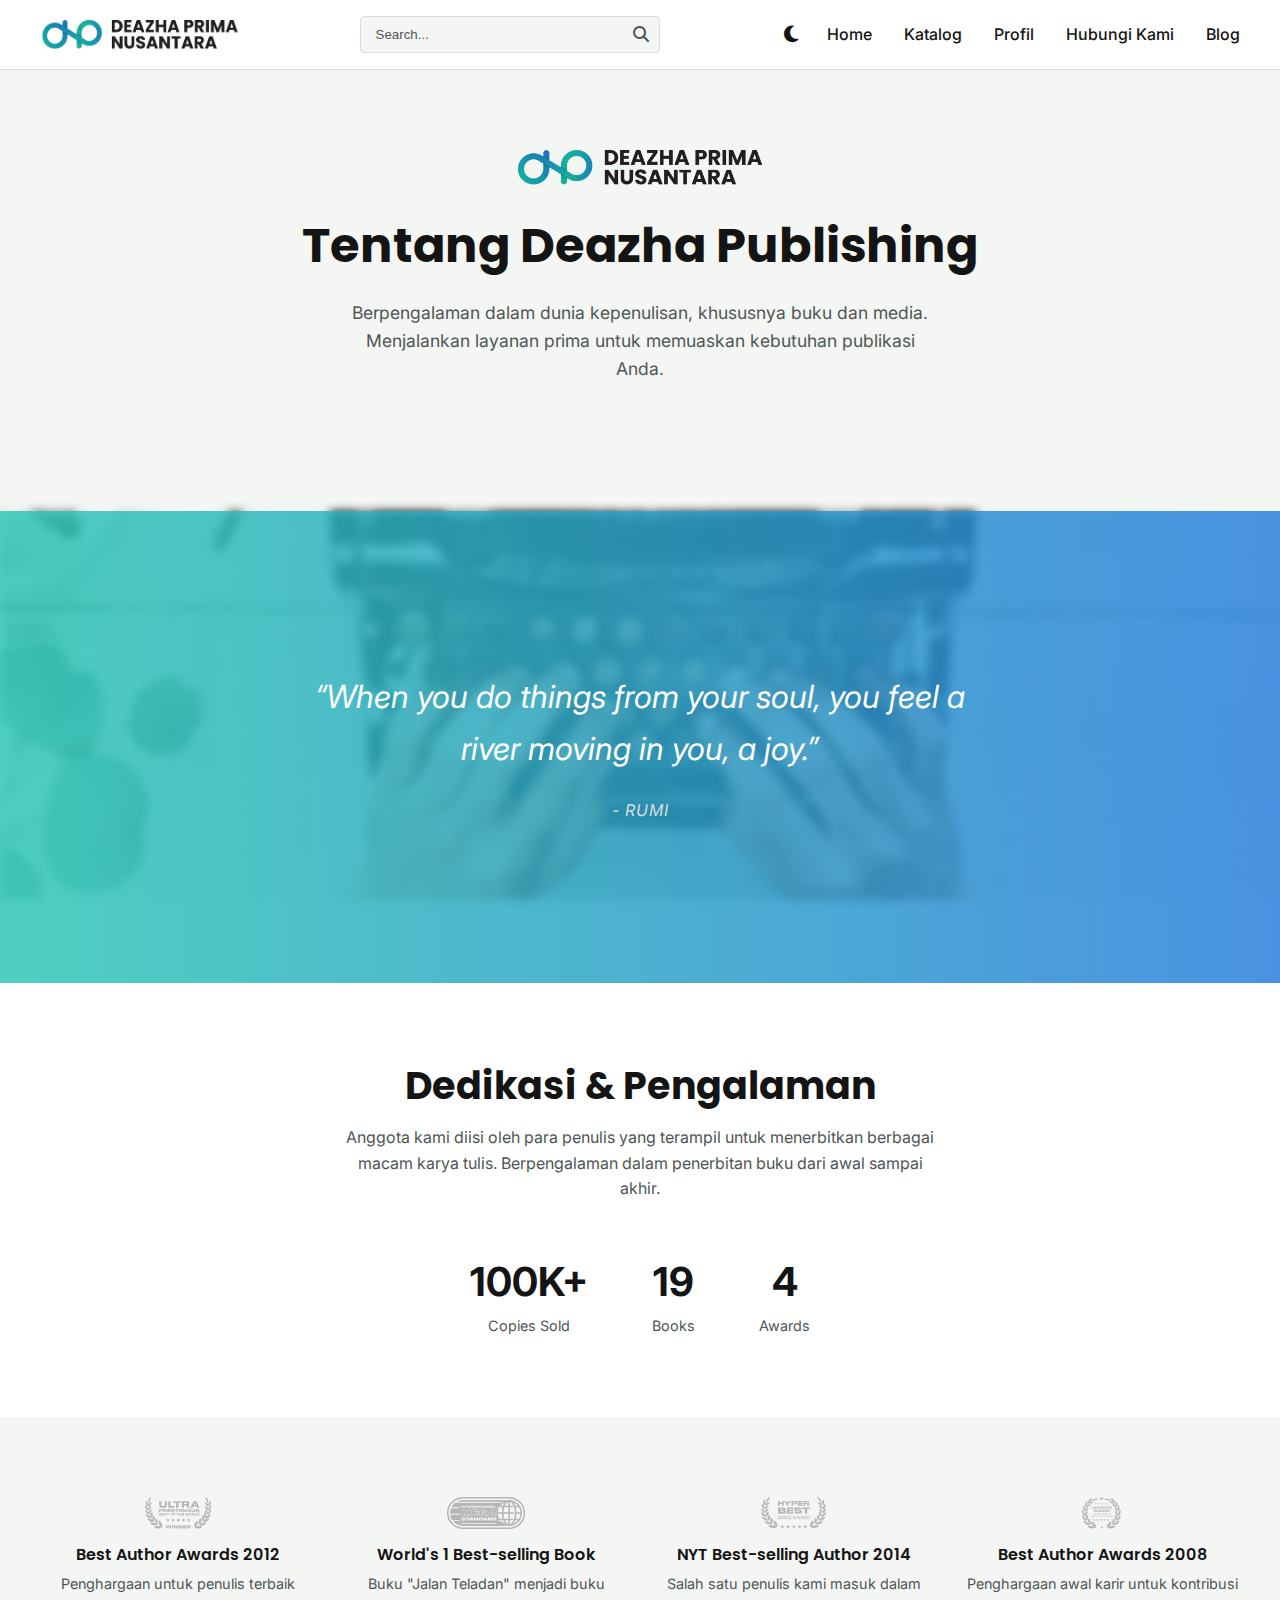
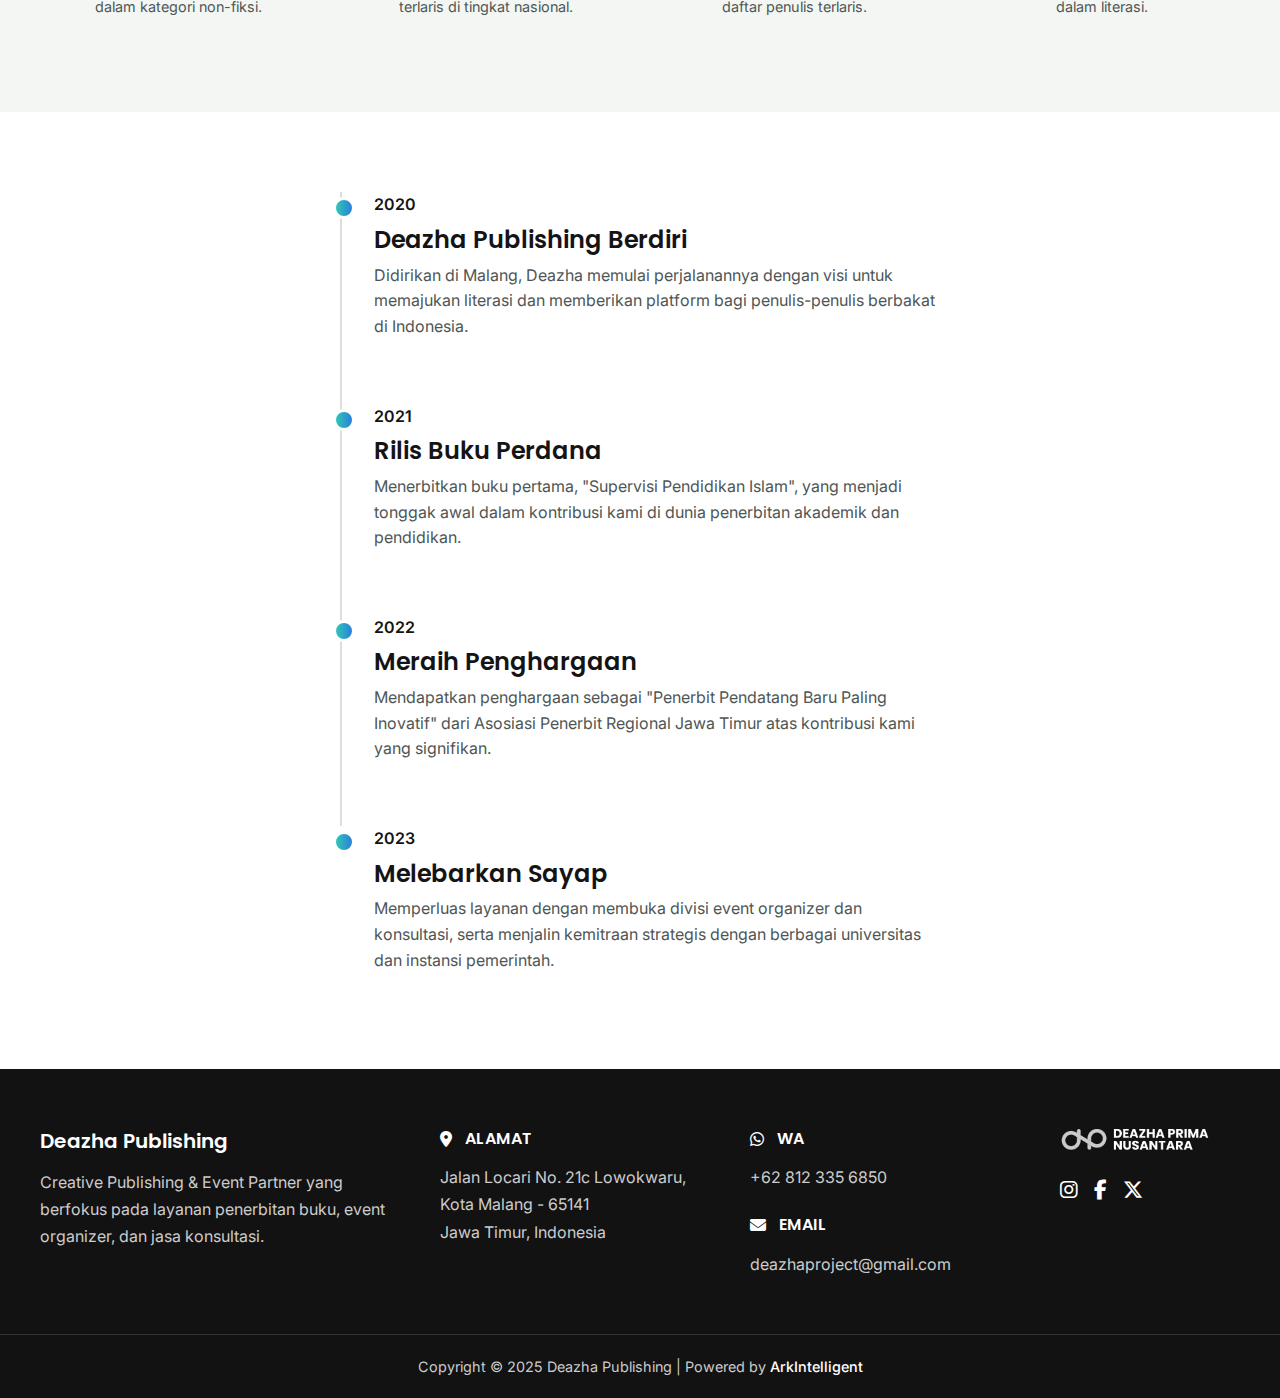
<file: profil.html>
<!DOCTYPE html>
<html lang="id">
<head>
    <meta charset="UTF-8">
    <meta name="viewport" content="width=device-width, initial-scale=1.0">
    <title>Deazha Publishing</title> 
    
    <link rel="preconnect" href="https://fonts.googleapis.com">
    <link rel="preconnect" href="https://fonts.gstatic.com" crossorigin>
    <link href="https://fonts.googleapis.com/css2?family=Inter:wght@400;500&family=Poppins:wght@600;700&display=swap" rel="stylesheet">
    
    <link rel="stylesheet" href="https://cdnjs.cloudflare.com/ajax/libs/font-awesome/6.5.2/css/all.min.css">

    <link rel="stylesheet" href="https://cdn.jsdelivr.net/npm/swiper@11/swiper-bundle.min.css"/>

    <link rel="stylesheet" href="css/style.css">
    <link rel="stylesheet" href="css/detail-style.css">
</head>
<body>

    <header class="main-header">
        <div class="container header-container">
            <a href="index.html" class="logo">
                <img src="./images/logo-hitam.png" alt="Logo Deazha Publishing" class="logo-light">
                <img src="./images/logo-putih.png" alt="Logo Deazha Publishing" class="logo-dark">
            </a>
            <div class="search-bar">
                <input type="text" placeholder="Search...">
                <button type="submit" aria-label="Search"><i class="fa-solid fa-magnifying-glass"></i></button>
            </div>
            <div class="header-right">
                <button id="theme-switch" aria-label="Toggle Dark Mode">
                    <i class="fa-solid fa-moon"></i>
                </button>
                <nav class="main-nav" id="nav-links">
                    <ul class="nav-links">
                        <li><a href="index.html">Home</a></li>
                        <li><a href="katalog.html">Katalog</a></li>
                        <li><a href="profil.html">Profil</a></li>
                        <li><a href="kontak.html">Hubungi Kami</a></li>
                        <li><a href="blog.html">Blog</a></li>
                    </ul>
                </nav>
                <button class="mobile-menu-toggle" id="menu-toggle">
                    <i class="fa-solid fa-bars"></i>
                </button>
            </div>
        </div>
    </header>

    <main>
        <div class="profile-page">
            <section class="profile-intro">
                <div class="container">
                    <div class="page-header" style="padding-top:0;">
                        <div class="page-header-logo">
                            <img src="./images/logo-hitam.png" alt="Logo Deazha Publishing" class="logo-light">
                            <img src="./images/logo-putih.png" alt="Logo Deazha Publishing" class="logo-dark">
                        </div>
                        <h1>Tentang Deazha Publishing</h1>
                        <p>Berpengalaman dalam dunia kepenulisan, khususnya buku dan media. Menjalankan layanan prima untuk memuaskan kebutuhan publikasi Anda.</p>
                    </div>
                </div>
            </section>

            <section class="quote-bg-section">
                <div class="container">
                    <div class="intro-quote">
                        <blockquote>
                            “When you do things from your soul, you feel a river moving in you, a joy.”
                            <footer>- Rumi</footer>
                        </blockquote>
                    </div>
                </div>
            </section>

            <section class="dedication">
                <div class="container">
                    <h2>Dedikasi & Pengalaman</h2>
                    <p>Anggota kami diisi oleh para penulis yang terampil untuk menerbitkan berbagai macam karya tulis. Berpengalaman dalam penerbitan buku dari awal sampai akhir.</p>
                    <div class="stats-grid">
                        <div class="stat-item">
                            <span class="stat-number">100K+</span>
                            <span class="stat-label">Copies Sold</span>
                        </div>
                        <div class="stat-item">
                            <span class="stat-number">19</span>
                            <span class="stat-label">Books</span>
                        </div>
                        <div class="stat-item">
                            <span class="stat-number">4</span>
                            <span class="stat-label">Awards</span>
                        </div>
                    </div>
                </div>
            </section>

            <section class="awards">
                <div class="container">
                    <div class="awards-grid">
                        <div class="award-item">
                            <img src="./images/author-book-store-awards-logo-1.svg" alt="Logo Penghargaan">
                            <h4>Best Author Awards 2012</h4>
                            <p>Penghargaan untuk penulis terbaik dalam kategori non-fiksi.</p>
                        </div>
                        <div class="award-item">
                            <img src="./images/author-book-store-awards-logo-.svg" alt="Logo Penghargaan">
                            <h4>World's 1 Best-selling Book</h4>
                            <p>Buku "Jalan Teladan" menjadi buku terlaris di tingkat nasional.</p>
                        </div>
                        <div class="award-item">
                            <img src="./images/author-book-store-awards-logo-3.svg" alt="Logo Penghargaan">
                            <h4>NYT Best-selling Author 2014</h4>
                            <p>Salah satu penulis kami masuk dalam daftar penulis terlaris.</p>
                        </div>
                        <div class="award-item">
                            <img src="./images/author-book-store-awards-logo-4.svg" alt="Logo Penghargaan">
                            <h4>Best Author Awards 2008</h4>
                            <p>Penghargaan awal karir untuk kontribusi dalam literasi.</p>
                        </div>
                    </div>
                </div>
            </section>

            <section class="timeline">
                <div class="container">
                    <div class="timeline-item">
                        <span class="timeline-year">2020</span>
                        <h3>Deazha Publishing Berdiri</h3>
                        <p>Didirikan di Malang, Deazha memulai perjalanannya dengan visi untuk memajukan literasi dan memberikan platform bagi penulis-penulis berbakat di Indonesia.</p>
                    </div>
                    <div class="timeline-item">
                        <span class="timeline-year">2021</span>
                        <h3>Rilis Buku Perdana</h3>
                        <p>Menerbitkan buku pertama, "Supervisi Pendidikan Islam", yang menjadi tonggak awal dalam kontribusi kami di dunia penerbitan akademik dan pendidikan.</p>
                    </div>
                    <div class="timeline-item">
                        <span class="timeline-year">2022</span>
                        <h3>Meraih Penghargaan</h3>
                        <p>Mendapatkan penghargaan sebagai "Penerbit Pendatang Baru Paling Inovatif" dari Asosiasi Penerbit Regional Jawa Timur atas kontribusi kami yang signifikan.</p>
                    </div>
                    <div class="timeline-item">
                        <span class="timeline-year">2023</span>
                        <h3>Melebarkan Sayap</h3>
                        <p>Memperluas layanan dengan membuka divisi event organizer dan konsultasi, serta menjalin kemitraan strategis dengan berbagai universitas dan instansi pemerintah.</p>
                    </div>
                </div>
            </section>
        </div>
    </main>

    <footer class="main-footer">
       <div class="container">
            <div class="footer-grid">
                <div class="footer-col">
                    <h4>Deazha Publishing</h4>
                    <p>Creative Publishing & Event Partner yang berfokus pada layanan penerbitan buku, event organizer, dan jasa konsultasi.</p>
                </div>

                <div class="footer-col">
                    <h5><i class="fa-solid fa-location-dot"></i> Alamat</h5>
                    <address>
                        Jalan Locari No. 21c Lowokwaru,<br>
                        Kota Malang - 65141<br>
                        Jawa Timur, Indonesia
                    </address>
                </div>

                <div class="footer-col">
                    <h5><i class="fa-brands fa-whatsapp"></i> WA</h5>
                    <p><a href="https://wa.me/628123356850" target="_blank">+62 812 335 6850</a></p>
                    
                    <h5 class="contact-spacing"><i class="fa-solid fa-envelope"></i> Email</h5>
                    <p><a href="mailto:deazhaproject@gmail.com">deazhaproject@gmail.com</a></p>
                </div>

                <div class="footer-col">
                    <img src="./images/logo-putih.png" alt="Logo Deazha Publishing" class="footer-logo-main">
                    <div class="footer-social">
                        <a href="#" aria-label="Instagram"><i class="fab fa-instagram"></i></a>
                        <a href="#" aria-label="Facebook"><i class="fab fa-facebook-f"></i></a>
                        <a href="#" aria-label="X"><i class="fa-brands fa-x-twitter"></i></a>
                    </div>
                </div>
            </div>
       </div>
       <div class="footer-copyright">
            <p>Copyright © 2025 Deazha Publishing | Powered by <a href="https://github.com/fusionprojectid" target="_blank">ArkIntelligent</a></p>
        </div>
    </footer>
    
    <script src="https://cdn.jsdelivr.net/npm/swiper@11/swiper-bundle.min.js"></script>
    <script src="js/script.js"></script>
</body>
</html>
</file>
<file: css/style.css>
/* =================================
   Tema Deazha - KODE CSS FINAL
   ================================= */
:root {
    /* Variabel untuk Light Mode (Default) */
    --primary-color: #00AC97;
    --gradient-start: #30C7B5;
    --gradient-end: #2A7FDC;
    --primary-gradient: linear-gradient(90deg, var(--gradient-start) 0%, var(--gradient-end) 100%);
    
    --dark-text: #141414;
    --body-text: #4F5655;
    --light-gray-bg: #F3F6F3;
    --white-color: #FFFFFF;
    --border-color: #ddd;
    --header-bg: #FFFFFF;
    --header-text: #141414;
    --section-bg-light: #F3F6F3;
    --section-bg-dark: #FFFFFF;
}

body.dark-mode {
    /* Variabel untuk Dark Mode */
    --dark-text: #FFFFFF;
    --body-text: #adadad;
    --light-gray-bg: #1a1a1a;
    --white-color: #121212;
    --border-color: #444;
    --header-bg: #181818;
    --header-text: #FFFFFF;
    --section-bg-light: #1e1e1e;
    --section-bg-dark: #121212;
}

* {
    margin: 0;
    padding: 0;
    box-sizing: border-box;
}

body {
    font-family: 'Inter', sans-serif;
    color: var(--body-text);
    line-height: 1.6;
    background-color: var(--white-color);
    transition: background-color 0.3s ease, color 0.3s ease;
}

.container {
    max-width: 1240px;
    margin: 0 auto;
    padding: 0 20px;
}

h1, h2, h3, h4, h5, h6 {
    font-family: 'Poppins', sans-serif;
    color: var(--dark-text);
    line-height: 1.2;
    font-weight: 600;
}

h1 { font-size: 3rem; font-weight: 700; }
h2 { font-size: 2.375rem; font-weight: 700; }
h3 { font-size: 1.5rem; }
h4 { font-size: 1.25rem; }
h6 { 
    font-size: 1rem; 
    color: var(--body-text); 
    text-transform: uppercase; 
    font-family: 'Inter', sans-serif;
    font-weight: 500;
    letter-spacing: 1px;
}

p {
    margin-bottom: 1em;
}

a {
    text-decoration: none;
    color: var(--primary-color);
}

img {
    max-width: 100%;
    height: auto;
    display: block;
}

/* =================================
   Header & Navigation
   ================================= */
.main-header {
    background-color: var(--header-bg);
    padding: 1em 0;
    position: sticky;
    top: 0;
    width: 100%;
    z-index: 1000;
    border-bottom: 1px solid var(--border-color);
    transition: background-color 0.3s ease;
}

.header-container {
    display: flex;
    justify-content: space-between;
    align-items: center;
}

.logo img {
    width: 200px;
}

.logo .logo-dark { display: none; }
.logo .logo-light { display: block; }

body.dark-mode .logo .logo-dark { display: block; }
body.dark-mode .logo .logo-light { display: none; }


.search-bar {
    display: flex;
    align-items: center;
    background-color: var(--light-gray-bg);
    border: 1px solid var(--border-color);
    border-radius: 4px;
    padding: 5px;
    width: 300px;
}

.search-bar input {
    background: transparent;
    border: none;
    outline: none;
    color: var(--dark-text);
    width: 100%;
    padding: 5px 10px;
}

.search-bar input::placeholder {
    color: var(--body-text);
}

.search-bar button {
    background: transparent;
    border: none;
    color: var(--body-text);
    cursor: pointer;
    font-size: 1rem;
    padding: 0 5px;
}

.header-right {
    display: flex;
    align-items: center;
    gap: 1.5rem;
}

#theme-switch {
    background: transparent;
    border: none;
    color: var(--dark-text);
    font-size: 1.2rem;
    cursor: pointer;
    padding: 5px;
}

.main-nav ul {
    list-style: none;
    display: flex;
    gap: 2em;
}

.main-nav a {
    color: var(--dark-text);
    font-weight: 500;
    transition: color 0.3s ease;
}

.main-nav a:hover, .main-nav a.active {
    color: var(--primary-color);
}

.mobile-menu-toggle {
    display: none;
    background: none;
    border: none;
    font-size: 1.5rem;
    color: var(--dark-text);
    cursor: pointer;
    z-index: 101;
}

/* =================================
   Hero Section & Slider
   ================================= */
.hero {
    background-color: var(--light-gray-bg);
    padding-top: 60px;
    padding-bottom: 60px;
    position: relative;
}

.hero-slider {
    width: 100%;
    height: 100%;
}

.hero .swiper-slide {
    display: flex;
    align-items: center;
}

.hero-container {
    display: flex;
    align-items: center;
    gap: 2rem;
}

.hero-text {
    flex: 1;
}

.hero-image {
    flex: 1;
    text-align: center;
}

.hero-image img {
    max-width: 380px;
    height: auto;
}

.btn {
    display: inline-block;
    padding: 12px 28px;
    border-radius: 4px;
    font-weight: 500;
    transition: all 0.3s ease;
    border: 2px solid var(--primary-color);
    margin-top: 1rem;
    font-family: 'Inter', sans-serif;
}

.btn-primary {
    background: var(--primary-gradient);
    color: #FFFFFF;
    border: none;
    padding: 14px 30px;
}

.btn-primary:hover {
    opacity: 0.9;
}

.btn-secondary {
    background-color: transparent;
    color: var(--primary-color);
    border-color: var(--primary-color);
}

.btn-secondary:hover {
    background: var(--primary-gradient);
    color: #FFFFFF;
    border: none;
    padding: 14px 30px;
}


/* =================================
   Catalog Section
   ================================= */
.catalog {
    padding: 80px 0;
    text-align: center;
    background-color: var(--section-bg-dark);
}

.catalog p {
    max-width: 600px;
    margin: 1em auto;
}

/* PERBAIKAN: Kode .book-grid dikembalikan */
.book-grid {
    display: grid;
    grid-template-columns: repeat(4, 1fr);
    gap: 2rem;
    margin-top: 3rem;
    text-align: left;
}

.book-card {
    border-radius: 4px;
    overflow: hidden;
}

.book-card img {
    width: 100%;
    aspect-ratio: 2 / 3;
    object-fit: cover;
    transition: transform 0.3s ease-in-out;
}

.book-card:hover img {
    transform: scale(1.05);
}

.book-card h3 {
    padding: 1rem 0;
    font-size: 1.1rem;
    text-align: center;
}

.book-card h3 a {
    text-decoration: none;
    color: inherit;
    transition: color 0.3s ease;
}

.book-card h3 a:hover {
    color: var(--primary-color);
}


/* =================================
   About Section
   ================================= */
.about {
    background-color: var(--section-bg-light);
    padding: 80px 0;
}

.about-container {
    display: flex;
    align-items: center;
    justify-content: center;
    gap: 5rem;
}

.about-image {
    flex-shrink: 0;
}

.about-image img {
    width: 300px;
    height: 300px;
    border-radius: 50%;
    object-fit: cover;
    box-shadow: 0 8px 25px rgba(0, 0, 0, 0.1);
}

.about-text {
    max-width: 500px;
}

/* =================================
   Services Section
   ================================= */
.services {
    padding: 80px 0;
    text-align: center;
    background-color: var(--section-bg-dark);
}
.services .section-subtitle {
    font-family: 'Inter', sans-serif;
    font-weight: 500;
    color: var(--body-text);
}
.services-grid {
    display: grid;
    grid-template-columns: 1fr 1fr;
    gap: 3rem 2rem;
    text-align: left;
    margin-top: 3rem;
}
.service-item {
    display: flex;
    align-items: flex-start;
    gap: 1.5rem;
    opacity: 0;
    transform: translateY(30px);
    transition: opacity 0.6s ease-out, transform 0.6s ease-out;
}

.service-item:nth-child(1) { transition-delay: 0.1s; }
.service-item:nth-child(2) { transition-delay: 0.2s; }
.service-item:nth-child(3) { transition-delay: 0.3s; }
.service-item:nth-child(4) { transition-delay: 0.4s; }

.service-item.animate-in {
    opacity: 1;
    transform: translateY(0);
}


.service-icon {
    flex-shrink: 0;
    width: 60px;
    height: 60px;
    background-color: var(--light-gray-bg);
    border-radius: 50%;
    display: flex;
    justify-content: center;
    align-items: center;
    font-size: 1.5rem;
    color: var(--primary-color);
}
.service-content {
    padding-bottom: 1.5rem;
    border-bottom: 1px solid var(--border-color);
}
.service-content h4 {
    margin-bottom: 0.5rem;
}
.service-content p {
    margin-bottom: 0;
}


/* =================================
   Footer
   ================================= */
.main-footer {
    background-color: #121212;
    color: #FFFFFF;
    padding: 60px 0 0;
}

.footer-grid {
    display: grid;
    grid-template-columns: 2fr 1.5fr 1.5fr 1fr;
    gap: 2.5rem;
    padding-bottom: 40px;
}

.footer-col h4, .footer-col h5 {
    font-family: 'Poppins', sans-serif;
    color: #FFFFFF;
    font-weight: 600;
    margin-bottom: 1rem;
    display: flex;
    align-items: center;
    gap: 0.75rem;
}

.footer-col h4 {
    font-size: 1.25rem;
    margin-bottom: 1rem;
}

.footer-col h5 {
    font-size: 1rem;
    text-transform: uppercase;
    letter-spacing: 0.5px;
}

.footer-col p, .footer-col address {
    color: #ccc;
    font-style: normal;
    line-height: 1.7;
    margin-bottom: 1rem;
}

.footer-col a {
    color: #ccc;
    text-decoration: none;
    transition: color 0.3s ease;
}

.footer-col a:hover {
    color: var(--primary-color);
}

.footer-col .contact-spacing {
    margin-top: 1.5rem;
}

.footer-logo-main {
    max-width: 150px;
    margin-bottom: 1.5rem;
}

.footer-social {
    display: flex;
    gap: 1rem;
}

.footer-social a {
    color: #FFFFFF;
    font-size: 1.25rem;
    transition: color 0.3s ease;
}

.footer-social a:hover {
    color: var(--primary-color);
}

.footer-copyright {
    background-color: #121212;
    text-align: center;
    padding: 20px 0;
    border-top: 1px solid #333;
}

.footer-copyright p {
    margin: 0;
    font-size: 0.9rem;
    color: #ccc;
}

.footer-copyright a {
    color: #fff;
    text-decoration: none;
    font-weight: 500;
}

/* =================================
   Gaya untuk Header Halaman (Katalog, dll)
   ================================= */
.page-header {
    text-align: center;
    margin-bottom: 3rem;
    padding-top: 60px;
}

.page-header h1 {
    margin-bottom: 0.5em;
}

.page-header p {
    font-size: 1.1rem;
    max-width: 600px;
    margin-left: auto;
    margin-right: auto;
}


/* =================================
   Gaya untuk Navigasi Halaman (Pagination)
   ================================= */
.pagination {
    margin-top: 4rem;
    display: flex;
    justify-content: center;
    align-items: center;
    gap: 0.75rem;
    font-family: 'Inter', sans-serif;
}

.pagination a, .pagination span {
    display: flex;
    justify-content: center;
    align-items: center;
    text-decoration: none;
    color: var(--body-text);
    background-color: var(--white-color);
    border: 1px solid var(--border-color);
    border-radius: 4px;
    min-width: 40px;
    height: 40px;
    padding: 0 10px;
    transition: all 0.3s ease;
    font-size: 0.9rem;
}

.pagination .page-info {
    background-color: transparent;
    border-color: var(--border-color);
    color: var(--body-text);
    padding: 0 1rem;
}

.pagination a:hover {
    border-color: var(--primary-color);
    color: var(--primary-color);
}

.pagination .current {
    background: var(--primary-gradient);
    color: #FFFFFF;
    border: none;
    font-weight: 600;
    pointer-events: none;
}


/* =================================
   Responsiveness (Media Queries)
   ================================= */
@media (max-width: 921px) {
    .main-nav, .search-bar {
        display: none;
    }

    .mobile-menu-toggle {
        display: block;
    }
    
    .header-right {
        gap: 1rem;
    }
    
    .main-nav {
        position: absolute;
        right: 0;
        top: 80px;
        background-color: var(--white-color);
        width: 80%;
        max-width: 300px;
        height: auto;
        transform: translateX(100%);
        transition: transform 0.5s ease-in-out;
        box-shadow: -5px 5px 15px rgba(0, 0, 0, 0.1);
        border-radius: 8px 0 0 8px;
        flex-direction: column;
        border: 1px solid var(--border-color);
    }

    .main-nav.nav-active {
        display: block;
        transform: translateX(0);
    }
    
    .nav-links {
        flex-direction: column;
        align-items: flex-start;
        width: 100%;
        gap: 0;
    }

    .nav-links li {
        width: 100%;
        text-align: left;
    }

    .nav-links a {
        padding: 1rem 1.5rem;
        display: block;
        width: 100%;
        border-bottom: 1px solid var(--border-color);
        color: var(--dark-text);
    }

    .nav-links li:last-child a {
        border-bottom: none;
    }

    .hero-container, .about-container {
        flex-direction: column;
        text-align: center;
    }
    .hero-text {
        order: 2;
    }
    .hero-image {
        order: 1;
        margin-bottom: 2rem;
    }
    .book-grid {
        grid-template-columns: repeat(2, 1fr);
    }
    .services-grid {
        grid-template-columns: 1fr;
    }
    .footer-grid {
        grid-template-columns: 1fr 1fr;
    }
}

@media (max-width: 544px) {
    h1 { font-size: 2.5rem; }
    h2 { font-size: 2rem; }
    
    .book-grid {
        grid-template-columns: 1fr;
    }

    .hero-image img {
        max-width: 300px;
    }
    
    .about-image img {
        width: 250px;
        height: 250px;
    }

    .footer-grid {
        grid-template-columns: 1fr;
        text-align: center;
    }
    .footer-col h4, .footer-col h5 {
        justify-content: center;
    }
    .footer-logo-main {
        margin-left: auto;
        margin-right: auto;
    }
    .footer-social {
        justify-content: center;
    }
}


/* =================================
   Gaya & Perbaikan untuk Slider
   ================================= */
.hero .swiper-button-next,
.hero .swiper-button-prev {
    color: var(--primary-color);
}

.hero .swiper-pagination-bullet {
    background-color: #ccc;
    opacity: 1;
}

.hero .swiper-pagination-bullet-active {
    background: var(--primary-gradient);
}

.hero .swiper-slide {
    opacity: 0;
    visibility: hidden;
    transition: opacity 1s ease-in-out;
}

.hero .swiper-slide-active {
    opacity: 1;
    visibility: visible;
}

/* =================================
   Penyesuaian Slider Katalog (Marquee)
   ================================= */
@keyframes marquee {
  0% { transform: translateX(0); }
  100% { transform: translateX(-50%); }
}

.catalog-slider .swiper-wrapper {
    animation: marquee 40s linear infinite;
}

.catalog-slider:hover .swiper-wrapper {
    animation-play-state: paused;
}

.catalog-slider .swiper-slide {
    width: 270px; 
}
</file>
<file: css/detail-style.css>
/* =================================
   Gaya untuk Halaman Detail & Profil
   ================================= */

/* Penyesuaian Jarak Konten Utama */
.detail-page, .profile-page {
    padding-bottom: 0;
    background-color: var(--section-bg-dark);
}

/* ... (Gaya Breadcrumb, Product Layout, dll. tetap sama) ... */
.breadcrumb { padding-top: 120px; margin-bottom: 2rem; font-size: 0.9rem; color: var(--body-text); }
.breadcrumb a { color: var(--body-text); text-decoration: none; transition: color 0.3s ease; }
.breadcrumb a:hover { color: var(--primary-color); }
.product-layout { display: flex; gap: 3rem; margin-bottom: 4rem; }
.product-image { flex: 0 0 40%; max-width: 400px; }
.product-image img { width: 100%; border-radius: 8px; }
.product-summary { flex: 1; }
.product-title { font-size: 2.5rem; margin-bottom: 1.5rem; }
.product-description p { margin-bottom: 0.75rem; line-height: 1.7; }
.product-tabs { border-top: 1px solid var(--border-color); padding-top: 2rem; margin-bottom: 4rem; }
.product-tabs h3 { font-size: 1.8rem; margin-bottom: 1.5rem; }
.related-products { text-align: center; border-top: 1px solid var(--border-color); padding: 4rem 0; }
.related-products h2 { margin-bottom: 3rem; }
.related-products .book-grid { grid-template-columns: repeat(auto-fit, minmax(180px, 1fr)); gap: 1.5rem; justify-content: center; }
.related-products .book-card { max-width: 200px; margin: 0 auto; }
.related-products .book-card img { max-width: 100%; height: auto; object-fit: cover; }
.related-products .book-card h3 { font-size: 1rem; }

/* =================================
   Gaya Baru untuk Halaman Profil
   ================================= */
.profile-intro {
    background-color: var(--section-bg-light);
    padding: 80px 0;
}
.page-header-logo {
    margin: 0 auto 2rem auto;
    max-width: 250px;
}
.page-header-logo .logo-dark { display: none; }
.page-header-logo .logo-light { display: block; }
body.dark-mode .page-header-logo .logo-dark { display: block; }
body.dark-mode .page-header-logo .logo-light { display: none; }

.quote-bg-section {
    position: relative;
    padding: 10rem 2rem;
    z-index: 1;
}

.quote-bg-section::before {
    content: '';
    position: absolute;
    top: 0; left: 0; right: 0; bottom: 0;
    background-image: url('../images/about-typewriter.webp');
    background-size: cover;
    background-position: center center;
    background-attachment: fixed;
    filter: blur(5px);
    z-index: -2;
}

.quote-bg-section::after {
    content: '';
    position: absolute;
    top: 0; left: 0; right: 0; bottom: 0;
    background: var(--primary-gradient);
    opacity: 0.85;
    z-index: -1;
}

.quote-bg-section .intro-quote {
    text-align: center;
}

.intro-quote blockquote {
    font-family: var(--font-heading);
    font-size: 2rem;
    color: #FFFFFF;
    line-height: 1.6;
    max-width: 700px;
    margin: 0 auto;
    font-style: italic;
    border: none;
    padding: 0;
}
.intro-quote footer {
    font-family: var(--font-body);
    font-size: 1rem;
    color: #ddd;
    margin-top: 1.5rem;
    text-transform: uppercase;
    letter-spacing: 1px;
}

.dedication, .awards, .timeline {
    padding: 80px 0;
    text-align: center;
    background-color: var(--section-bg-dark);
}
.awards { background-color: var(--section-bg-light); }
.dedication p { max-width: 600px; margin: 1rem auto 0 auto; }
.stats-grid { display: flex; justify-content: center; gap: 4rem; margin-top: 3rem; }
.stat-item { display: flex; flex-direction: column; }
.stat-number { font-family: var(--font-heading); font-size: 2.5rem; font-weight: 700; color: var(--dark-text); }
.stat-label { font-size: 0.9rem; color: var(--body-text); }
.awards-grid { display: grid; grid-template-columns: repeat(4, 1fr); gap: 2rem; }
.award-item { text-align: center; }
.award-item img { max-height: 50px; margin: 0 auto 1rem auto; filter: grayscale(1); opacity: 0.6; }
.award-item h4 { font-size: 1rem; margin-bottom: 0.5rem; }
.award-item p { font-size: 0.9rem; }
.timeline-item { position: relative; padding-left: 2rem; padding-bottom: 3rem; border-left: 2px solid var(--border-color); text-align: left; max-width: 600px; margin: 0 auto; }
.timeline-item:last-child { border-left: 2px solid transparent; padding-bottom: 0; }
.timeline-item::before { content: ''; position: absolute; left: -9px; top: 5px; width: 16px; height: 16px; border-radius: 50%; background: var(--primary-gradient); border: 3px solid var(--white-color); }
.timeline-year { font-weight: 600; color: var(--dark-text); margin-bottom: 0.5rem; display: block; }
.timeline-item h3 { margin-bottom: 0.5rem; font-size: 1.5rem; }


/* Penyesuaian Responsif */
@media (max-width: 921px) {
    .product-layout, .intro-layout { flex-direction: column; }
    .product-image { max-width: 100%; margin: 0 auto 2rem auto; }
    .related-products .book-grid { grid-template-columns: repeat(2, 1fr); }
    .awards-grid { grid-template-columns: repeat(2, 1fr); }
    .timeline-item { max-width: none; }
}
@media (max-width: 544px) {
    .related-products .book-grid { grid-template-columns: 1fr; }
    .stats-grid { flex-direction: column; gap: 2rem; }
    .awards-grid { grid-template-columns: 1fr; }
    .intro-quote blockquote { font-size: 1.5rem; }
}

/* =================================
   Gaya untuk Halaman Blog
   ================================= */
.blog-layout {
    max-width: 900px;
    margin: 0 auto;
}

.post-card {
    background-color: var(--white-color);
    border: 1px solid var(--border-color);
    border-radius: 8px;
    overflow: hidden;
    display: flex;
    flex-direction: column;
    margin-bottom: 2rem;
    transition: box-shadow 0.3s ease;
}

.post-card:hover {
    box-shadow: 0 8px 25px rgba(0,0,0,0.08);
}

.post-card-image-link img {
    width: 100%;
    height: auto;
    object-fit: cover;
}

.post-card-content {
    padding: 1.5rem;
}

.post-card-date {
    font-size: 0.8rem;
    color: var(--body-text);
    margin-bottom: 0.5rem;
    display: block;
}

.post-card-title {
    font-size: 1.5rem;
    margin-bottom: 0.75rem;
}

.post-card-title a {
    text-decoration: none;
    color: inherit;
    transition: color 0.3s ease;
}

.post-card-title a:hover {
    color: var(--primary-color);
}

.post-card-excerpt {
    font-size: 0.95rem;
    color: var(--body-text);
    margin-bottom: 1.5rem;
}

/* Gaya untuk Artikel Utama (Featured) */
.post-card.featured {
    text-align: center;
    margin-bottom: 3rem;
}

.post-card.featured .post-card-image-link img {
    aspect-ratio: 16 / 9;
}

.post-card.featured .post-card-title {
    font-size: 2rem;
}

.post-card.featured .btn-secondary {
    margin-top: 0;
}

/* Grid untuk artikel lainnya */
.post-grid {
    display: grid;
    grid-template-columns: 1fr 1fr 1fr;
    gap: 2rem;
}

.post-grid .post-card {
    margin-bottom: 0;
}

.post-grid .post-card-image-link img {
    aspect-ratio: 16 / 10;
}

.post-grid .post-card-title {
    font-size: 1.2rem;
}

@media (max-width: 921px) {
    .post-grid {
        grid-template-columns: 1fr 1fr;
    }
}

@media (max-width: 544px) {
    .post-grid {
        grid-template-columns: 1fr;
    }
    .post-card.featured .post-card-title {
        font-size: 1.5rem;
    }
}

/* =================================
   Gaya untuk Halaman Artikel Blog (Full)
   ================================= */
.blog-post-full {
    max-width: 800px;
    margin: 0 auto;
}

.blog-post-full .page-header {
    padding-top: 0;
}

.post-meta {
    font-size: 0.9rem;
    color: var(--body-text);
    margin-bottom: 0.5rem;
}

.post-full-image {
    margin-bottom: 2rem;
}

.post-full-image img {
    border-radius: 8px;
    width: 100%;
}

.post-full-content {
    font-size: 1.1rem;
    line-height: 1.8;
}

.post-full-content h3 {
    font-size: 1.6rem;
    margin-top: 2.5rem;
    margin-bottom: 1rem;
}

/* =================================
   Gaya untuk Halaman Kontak
   ================================= */
.contact-layout {
    display: flex;
    gap: 3rem;
    margin-bottom: 4rem;
    align-items: flex-start;
}

.contact-details {
    flex: 1;
}

.contact-form {
    flex: 1.5;
}

.contact-item {
    display: flex;
    align-items: flex-start;
    gap: 1rem;
    margin-top: 2rem;
}

.contact-item i {
    font-size: 1.5rem;
    color: var(--primary-color);
    margin-top: 5px;
    width: 25px;
    text-align: center;
}

.contact-item h4 {
    margin-bottom: 0.25rem;
}

.contact-item p {
    margin-bottom: 0;
}

.contact-form .form-group {
    margin-bottom: 1.5rem;
}

.contact-form label {
    display: block;
    margin-bottom: 0.5rem;
    font-weight: 500;
    color: var(--dark-text);
}

.contact-form input,
.contact-form textarea {
    width: 100%;
    padding: 12px;
    border: 1px solid var(--border-color);
    border-radius: 4px;
    font-family: 'Inter', sans-serif;
    font-size: 1rem;
    background-color: var(--white-color);
    color: var(--dark-text);
    transition: border-color 0.3s ease;
}

.contact-form input:focus,
.contact-form textarea:focus {
    outline: none;
    border-color: var(--primary-color);
}

.map-section {
    text-align: center;
    margin-top: 4rem;
    padding-top: 4rem;
    border-top: 1px solid var(--border-color);
}

.map-section h3 {
    margin-bottom: 2rem;
}

/* Penyesuaian Responsif untuk Halaman Kontak */
@media (max-width: 921px) {
    .contact-layout {
        flex-direction: column;
        gap: 4rem;
    }
}
</file>
